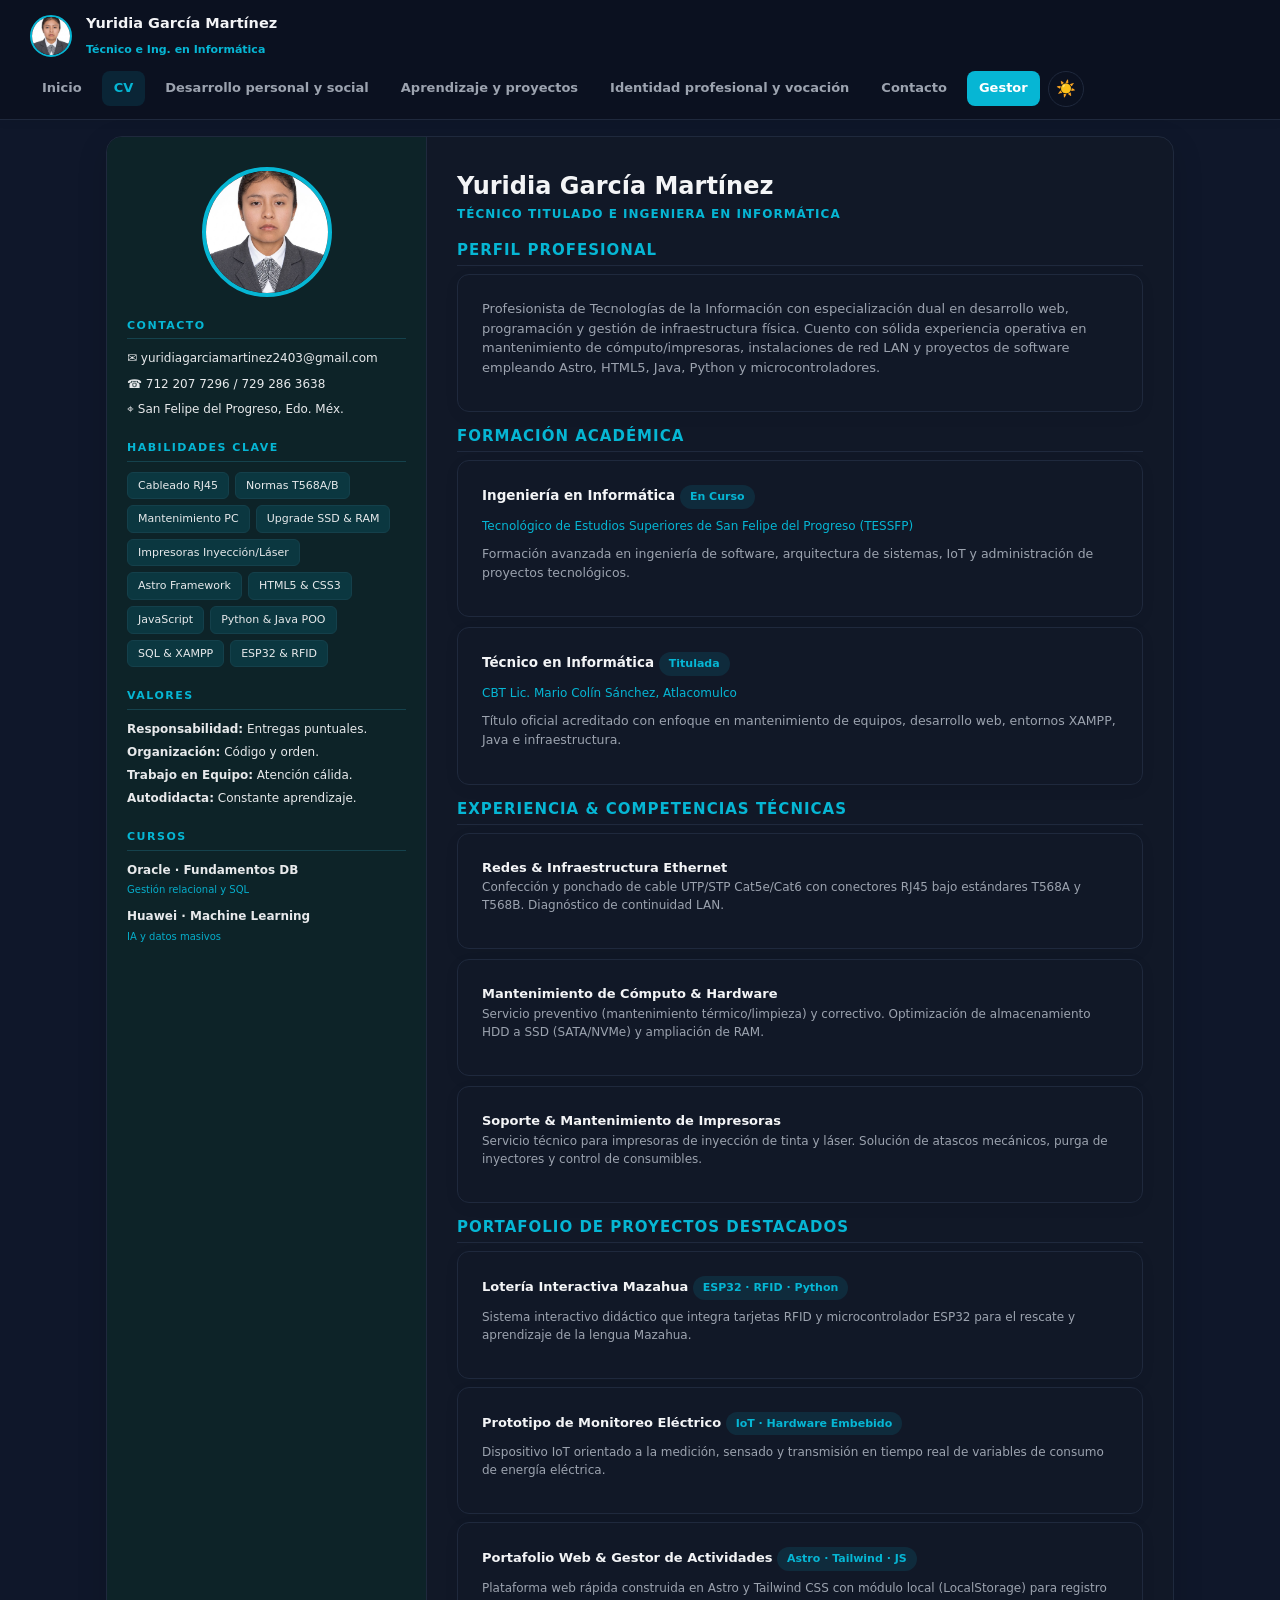
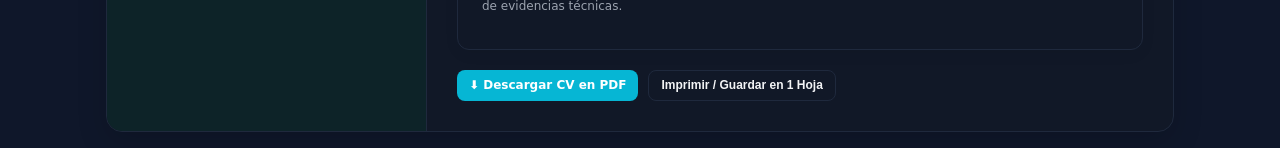
<file: index.html>
<!DOCTYPE html>
<html lang="es">
<head>
  <meta charset="UTF-8">
  <meta name="viewport" content="width=device-width, initial-scale=1.0">
  <title>CV Profesional | Yuridia García Martínez</title>
  <link rel="stylesheet" href="styles.css">
  <style>
    /* --------------------------------------------------
       1. ESTILOS BASE Y RESPONSIVOS (Móvil Primero)
    -------------------------------------------------- */
    * {
      box-sizing: border-box;
      margin: 0;
      padding: 0;
    }

    body {
      font-family: system-ui, -apple-system, sans-serif;
      background: var(--bg-color, #0f172a);
      color: var(--text-main, #f8fafc);
    }

    .content-container {
      width: 100%;
      max-width: 1100px;
      margin: 0 auto;
      padding: 16px;
    }

    /* Layout Principal: 1 Columna en Celulares */
    .cv-infographic {
      display: flex;
      flex-direction: column;
      background: var(--card-bg, #1e293b);
      border: 1px solid var(--card-border, #334155);
      border-radius: 16px;
      overflow: hidden;
      box-shadow: 0 10px 30px rgba(0,0,0,0.15);
    }

    .cv-sidebar {
      background: var(--sidebar-bg, #0f172a);
      border-bottom: 1px solid var(--card-border, #334155);
      padding: 24px 16px;
    }

    .cv-main {
      padding: 24px 16px;
    }

    /* Insignias de habilidades */
    .skills-badges {
      display: flex;
      flex-wrap: wrap;
      gap: 6px;
      margin-top: 8px;
    }

    .skills-badges span {
      background: rgba(6, 182, 212, 0.12);
      border: 1px solid var(--card-border, #334155);
      color: var(--text-main, #f8fafc);
      padding: 4px 10px;
      border-radius: 6px;
      font-size: 11px;
      font-weight: 500;
    }

    .actions {
      display: flex;
      flex-wrap: wrap;
      gap: 10px;
      margin-top: 20px;
    }

    /* --------------------------------------------------
       2. PANTALLAS MEDIANAS Y GRANDES (Tabletas y PC)
    -------------------------------------------------- */
    @media (min-width: 768px) {
      .cv-infographic {
        display: grid;
        grid-template-columns: 280px 1fr; /* Columna fija para barra lateral en tablet */
      }
      .cv-sidebar {
        border-bottom: none;
        border-right: 1px solid var(--card-border, #334155);
        padding: 30px 20px;
      }
      .cv-main {
        padding: 30px;
      }
    }

    @media (min-width: 1024px) {
      .cv-infographic {
        grid-template-columns: 320px 1fr; /* Columna ideal para monitores */
      }
    }

    /* --------------------------------------------------
       3. REGLA EXCLUSIVA DE IMPRESIÓN (Ajuste a 1 Hoja Carta)
    -------------------------------------------------- */
    @media print {
      body {
        background: #ffffff !important;
        color: #000000 !important;
        font-size: 10pt;
      }
      .top-header, .actions, .theme-toggle-btn {
        display: none !important;
      }
      .content-container {
        max-width: 100% !important;
        margin: 0 !important;
        padding: 0 !important;
      }
      .cv-infographic {
        border: none !important;
        box-shadow: none !important;
        border-radius: 0 !important;
        display: grid !important;
        grid-template-columns: 240px 1fr !important;
      }
      .cv-sidebar {
        padding: 12px !important;
        background: #f8fafc !important;
        border-right: 1px solid #cbd5e1 !important;
        border-bottom: none !important;
      }
      .cv-main {
        padding: 12px !important;
      }
      .cv-block {
        margin-bottom: 6px !important;
        padding: 0 !important;
        border: none !important;
        background: transparent !important;
      }
      h1 { font-size: 18px !important; }
      h2 { font-size: 13px !important; margin-top: 8px !important; margin-bottom: 4px !important; border-bottom: 1px solid #ccc; }
      h3 { font-size: 10px !important; margin: 10px 0 4px !important; }
      h4 { font-size: 11px !important; margin-bottom: 2px !important; }
      p, li { font-size: 10px !important; line-height: 1.25 !important; margin-bottom: 3px !important; }
      .badge-tag { font-size: 8.5px !important; padding: 1px 4px !important; }
    }
  </style>
</head>
<body>

  <!-- BARRA SUPERIOR DE NAVEGACIÓN -->
  <header class="top-header">
    <div class="brand-container">
      <img src="yuli.jpg" alt="Yuridia García" class="top-avatar">
      <div class="brand-text">
        <h2>Yuridia García Martínez</h2>
        <span>Técnico e Ing. en Informática</span>
      </div>
    </div>
    
    <nav class="nav-links">
      <a href="index.html">Inicio</a>
      <a href="proyectos-cv.html" class="active">CV</a>
      <a href="desarrollo_personal_y_emocional.html">Desarrollo personal y social</a>
      <a href="aprendizaje_y_proyectos.html">Aprendizaje y proyectos</a>
      <a href="identidad_profesional_y_vocacion.html">Identidad profesional y vocación</a>
      <a href="contacto.html">Contacto</a>
      <a href="gestor.html" class="highlight-btn">Gestor</a>
      <button class="theme-toggle-btn" id="themeToggle" title="Cambiar modo">☀️</button>
    </nav>
  </header>

  <!-- CONTENIDO PRINCIPAL DEL CV (RESPONSIVO) -->
  <main class="content-container">
    <div class="cv-infographic">
      
      <!-- COLUMNA IZQUIERDA / LATERAL -->
      <aside class="cv-sidebar">
        <img src="yuli.jpg" alt="Yuridia García Martínez" class="cv-avatar" style="width: 130px; height: 130px; border-radius: 50%; object-fit: cover; display: block; margin: 0 auto 20px; border: 4px solid var(--primary-color, #06b6d4);">

        <h3 style="font-size: 11px; text-transform: uppercase; letter-spacing: 1.5px; color: var(--primary-color, #06b6d4); border-bottom: 1px solid var(--card-border, #334155); padding-bottom: 4px; margin: 20px 0 10px; font-weight: 700;">Contacto</h3>
        <p style="font-size: 12px; color: var(--text-muted); margin-bottom: 6px;">✉ yuridiagarciamartinez2403@gmail.com</p>
        <p style="font-size: 12px; color: var(--text-muted); margin-bottom: 6px;">☎ 712 207 7296 / 729 286 3638</p>
        <p style="font-size: 12px; color: var(--text-muted); margin-bottom: 6px;">⌖ San Felipe del Progreso, Edo. Méx.</p>

        <h3 style="font-size: 11px; text-transform: uppercase; letter-spacing: 1.5px; color: var(--primary-color, #06b6d4); border-bottom: 1px solid var(--card-border, #334155); padding-bottom: 4px; margin: 20px 0 10px; font-weight: 700;">Habilidades Clave</h3>
        <div class="skills-badges">
          <span>Cableado RJ45</span>
          <span>Normas T568A/B</span>
          <span>Mantenimiento PC</span>
          <span>Upgrade SSD & RAM</span>
          <span>Impresoras Inyección/Láser</span>
          <span>Astro Framework</span>
          <span>HTML5 & CSS3</span>
          <span>JavaScript</span>
          <span>Python & Java POO</span>
          <span>SQL & XAMPP</span>
          <span>ESP32 & RFID</span>
        </div>

        <h3 style="font-size: 11px; text-transform: uppercase; letter-spacing: 1.5px; color: var(--primary-color, #06b6d4); border-bottom: 1px solid var(--card-border, #334155); padding-bottom: 4px; margin: 20px 0 10px; font-weight: 700;">Valores</h3>
        <p style="font-size: 12px; color: var(--text-muted); margin-bottom: 4px;"><b>Responsabilidad:</b> Entregas puntuales.</p>
        <p style="font-size: 12px; color: var(--text-muted); margin-bottom: 4px;"><b>Organización:</b> Código y orden.</p>
        <p style="font-size: 12px; color: var(--text-muted); margin-bottom: 4px;"><b>Trabajo en Equipo:</b> Atención cálida.</p>
        <p style="font-size: 12px; color: var(--text-muted); margin-bottom: 4px;"><b>Autodidacta:</b> Constante aprendizaje.</p>

        <h3 style="font-size: 11px; text-transform: uppercase; letter-spacing: 1.5px; color: var(--primary-color, #06b6d4); border-bottom: 1px solid var(--card-border, #334155); padding-bottom: 4px; margin: 20px 0 10px; font-weight: 700;">Cursos</h3>
        <p style="font-size: 12px; color: var(--text-muted);"><b>Oracle · Fundamentos DB</b><br><small style="color:var(--primary-color, #06b6d4)">Gestión relacional y SQL</small></p>
        <p style="font-size: 12px; color: var(--text-muted); margin-top: 8px;"><b>Huawei · Machine Learning</b><br><small style="color:var(--primary-color, #06b6d4)">IA y datos masivos</small></p>
      </aside>

      <!-- COLUMNA DERECHA / PRINCIPAL -->
      <section class="cv-main">
        <h1 style="font-size: 24px; color: var(--text-main); font-weight: 800;">Yuridia García Martínez</h1>
        <p style="color:var(--primary-color, #06b6d4); font-weight:bold; font-size:12px; letter-spacing:1px; text-transform:uppercase; margin-bottom:14px;">
          Técnico Titulado e Ingeniera en Informática
        </p>

        <h2 style="font-size: 15px; color: var(--primary-color, #06b6d4); border-bottom: 1px solid var(--card-border, #334155); padding-bottom: 3px; margin-bottom: 8px; text-transform: uppercase; letter-spacing: 1px;">Perfil Profesional</h2>
        <div class="cv-block" style="margin-bottom: 12px;">
          <p style="font-size: 13px; color: var(--text-muted); line-height: 1.5;">Profesionista de Tecnologías de la Información con especialización dual en desarrollo web, programación y gestión de infraestructura física. Cuento con sólida experiencia operativa en mantenimiento de cómputo/impresoras, instalaciones de red LAN y proyectos de software empleando Astro, HTML5, Java, Python y microcontroladores.</p>
        </div>

        <h2 style="font-size: 15px; color: var(--primary-color, #06b6d4); border-bottom: 1px solid var(--card-border, #334155); padding-bottom: 3px; margin-bottom: 8px; text-transform: uppercase; letter-spacing: 1px;">Formación Académica</h2>
        <div class="cv-block" style="margin-bottom: 10px;">
          <h4 style="font-size: 13.5px; color: var(--text-main);">Ingeniería en Informática <span class="badge-tag">En Curso</span></h4>
          <p style="color:var(--primary-color, #06b6d4); font-weight:500; font-size:12px;">Tecnológico de Estudios Superiores de San Felipe del Progreso (TESSFP)</p>
          <p style="font-size: 12.5px; color: var(--text-muted);">Formación avanzada en ingeniería de software, arquitectura de sistemas, IoT y administración de proyectos tecnológicos.</p>
        </div>
        <div class="cv-block" style="margin-bottom: 12px;">
          <h4 style="font-size: 13.5px; color: var(--text-main);">Técnico en Informática <span class="badge-tag">Titulada</span></h4>
          <p style="color:var(--primary-color, #06b6d4); font-weight:500; font-size:12px;">CBT Lic. Mario Colín Sánchez, Atlacomulco</p>
          <p style="font-size: 12.5px; color: var(--text-muted);">Título oficial acreditado con enfoque en mantenimiento de equipos, desarrollo web, entornos XAMPP, Java e infraestructura.</p>
        </div>

        <h2 style="font-size: 15px; color: var(--primary-color, #06b6d4); border-bottom: 1px solid var(--card-border, #334155); padding-bottom: 3px; margin-bottom: 8px; text-transform: uppercase; letter-spacing: 1px;">Experiencia & Competencias Técnicas</h2>
        <div class="cv-block" style="margin-bottom: 10px;">
          <h4 style="font-size: 13px; color: var(--text-main);">Redes & Infraestructura Ethernet</h4>
          <p style="font-size: 12px; color: var(--text-muted);">Confección y ponchado de cable UTP/STP Cat5e/Cat6 con conectores RJ45 bajo estándares T568A y T568B. Diagnóstico de continuidad LAN.</p>
        </div>
        <div class="cv-block" style="margin-bottom: 10px;">
          <h4 style="font-size: 13px; color: var(--text-main);">Mantenimiento de Cómputo & Hardware</h4>
          <p style="font-size: 12px; color: var(--text-muted);">Servicio preventivo (mantenimiento térmico/limpieza) y correctivo. Optimización de almacenamiento HDD a SSD (SATA/NVMe) y ampliación de RAM.</p>
        </div>
        <div class="cv-block" style="margin-bottom: 12px;">
          <h4 style="font-size: 13px; color: var(--text-main);">Soporte & Mantenimiento de Impresoras</h4>
          <p style="font-size: 12px; color: var(--text-muted);">Servicio técnico para impresoras de inyección de tinta y láser. Solución de atascos mecánicos, purga de inyectores y control de consumibles.</p>
        </div>

        <h2 style="font-size: 15px; color: var(--primary-color, #06b6d4); border-bottom: 1px solid var(--card-border, #334155); padding-bottom: 3px; margin-bottom: 8px; text-transform: uppercase; letter-spacing: 1px;">Portafolio de Proyectos Destacados</h2>
        <div class="cv-block" style="margin-bottom: 8px;">
          <h4 style="font-size: 13px; color: var(--text-main);">Lotería Interactiva Mazahua <span class="badge-tag">ESP32 · RFID · Python</span></h4>
          <p style="font-size: 12px; color: var(--text-muted);">Sistema interactivo didáctico que integra tarjetas RFID y microcontrolador ESP32 para el rescate y aprendizaje de la lengua Mazahua.</p>
        </div>
        <div class="cv-block" style="margin-bottom: 8px;">
          <h4 style="font-size: 13px; color: var(--text-main);">Prototipo de Monitoreo Eléctrico <span class="badge-tag">IoT · Hardware Embebido</span></h4>
          <p style="font-size: 12px; color: var(--text-muted);">Dispositivo IoT orientado a la medición, sensado y transmisión en tiempo real de variables de consumo de energía eléctrica.</p>
        </div>
        <div class="cv-block" style="margin-bottom: 10px;">
          <h4 style="font-size: 13px; color: var(--text-main);">Portafolio Web & Gestor de Actividades <span class="badge-tag">Astro · Tailwind · JS</span></h4>
          <p style="font-size: 12px; color: var(--text-muted);">Plataforma web rápida construida en Astro y Tailwind CSS con módulo local (LocalStorage) para registro de evidencias técnicas.</p>
        </div>

        <!-- Botones de Acción -->
        <div class="actions">
          <a class="btn" download href="CV_Yuridia_Garcia_Martinez.pdf" style="padding: 6px 12px; font-size: 12px; text-decoration:none;">⬇ Descargar CV en PDF</a>
          <button class="btn secondary" onclick="window.print()" style="padding: 6px 12px; font-size: 12px; cursor:pointer;">Imprimir / Guardar en 1 Hoja</button>
        </div>
      </section>

    </div>
  </main>

  <!-- SCRIPT GLOBAL PARA PERSISTENCIA DE TEMA -->
  <script>
    const savedTheme = localStorage.getItem('yuridia_theme');
    const btn = document.getElementById('themeToggle');
    
    if (savedTheme === 'light') {
      document.body.classList.add('light-mode');
      if (btn) btn.textContent = '🌙';
    } else {
      if (btn) btn.textContent = '☀️';
    }

    if (btn) {
      btn.addEventListener('click', () => {
        document.body.classList.toggle('light-mode');
        let isLight = document.body.classList.contains('light-mode');
        btn.textContent = isLight ? '🌙' : '☀️';
        localStorage.setItem('yuridia_theme', isLight ? 'light' : 'dark');
      });
    }
  </script>

</body>
</html>
</file>
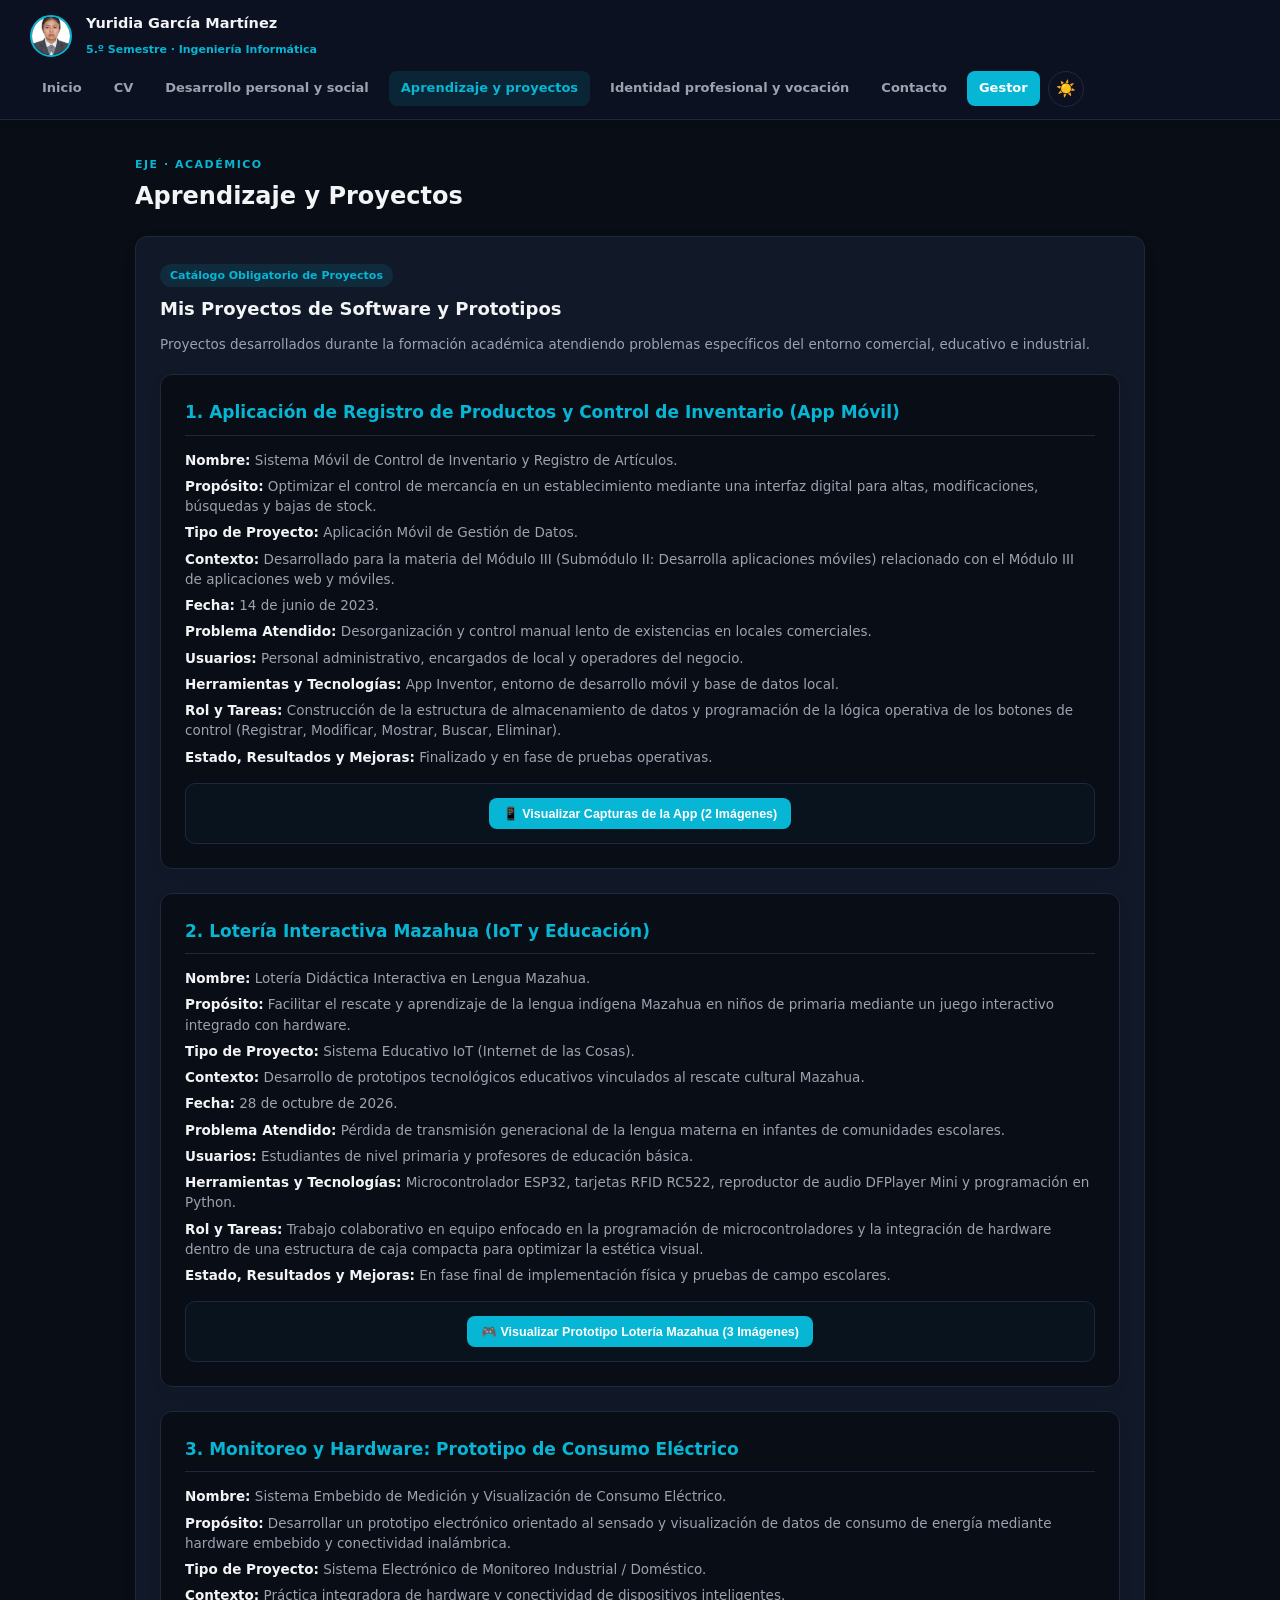
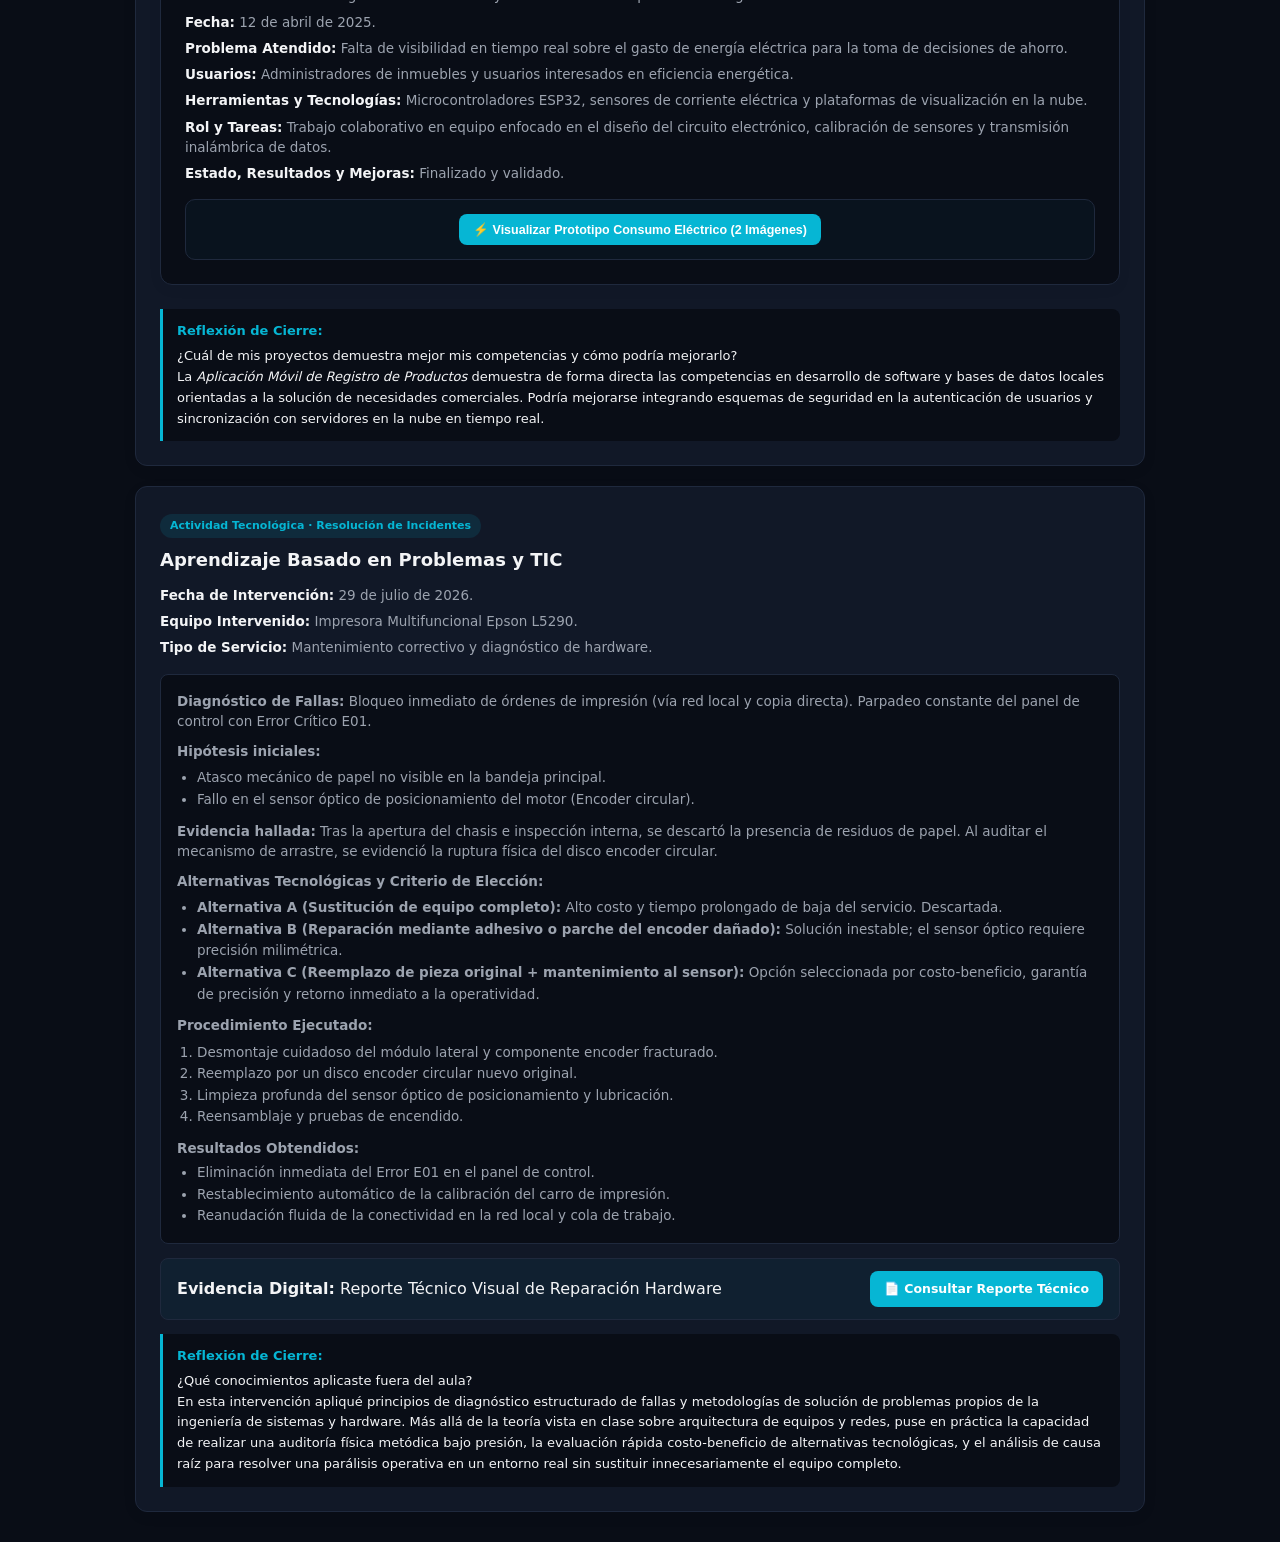
<file: aprendizaje_y_proyectos.html>
<!DOCTYPE html>
<html lang="es">
<head>
  <meta charset="UTF-8">
  <meta name="viewport" content="width=device-width, initial-scale=1.0">
  <title>Aprendizaje y Proyectos | Yuridia García</title>
  <link rel="stylesheet" href="styles.css">
  <style>
    .project-card-full {
      background: var(--bg-dark);
      border: 1px solid var(--card-border);
      border-radius: 12px;
      padding: 24px;
      margin-bottom: 24px;
      box-shadow: 0 4px 15px rgba(0,0,0,0.04);
    }
    .project-card-full h4 { 
      color: var(--primary-color); 
      font-size: 17px; 
      margin-bottom: 14px; 
      font-weight: 700;
      border-bottom: 1px solid var(--card-border);
      padding-bottom: 8px;
    }
    .project-info-list {
      list-style: none;
      padding: 0;
      margin: 0 0 16px 0;
    }
    .project-info-list li {
      font-size: 13.5px;
      color: var(--text-muted);
      margin-bottom: 6px;
      line-height: 1.5;
    }
    .project-info-list li b {
      color: var(--text-main);
    }
    /* Contenedor de imágenes múltiples con gran formato visual */
    .images-grid-container {
      display: grid;
      grid-template-columns: repeat(auto-fit, minmax(260px, 1fr));
      gap: 20px;
      margin-top: 16px;
      display: none; /* Oculto hasta hacer clic en el botón de visualizar */
    }
    .project-img-item {
      background: rgba(6, 182, 212, 0.04);
      border: 1px solid var(--card-border);
      border-radius: 10px;
      padding: 14px;
      text-align: center;
    }
    .project-img-item img {
      width: auto;
      max-width: 100%;
      height: auto;
      max-height: 420px;
      object-fit: contain;
      border-radius: 8px;
      border: 1px solid var(--card-border);
      box-shadow: 0 4px 15px rgba(0,0,0,0.15);
      margin: 0 auto;
      display: block;
    }
    .project-img-item span {
      font-size: 12px;
      color: var(--primary-color);
      font-weight: 700;
      display: block;
      margin-top: 8px;
      letter-spacing: 0.5px;
    }
  </style>
</head>
<body>

  <header class="top-header">
    <div class="brand-container">
      <img src="yuli.jpg" alt="Yuridia García" class="top-avatar">
      <div class="brand-text">
        <h2>Yuridia García Martínez</h2>
        <span>5.º Semestre · Ingeniería Informática</span>
      </div>
    </div>
    
    <nav class="nav-links">
      <a href="index.html">Inicio</a>
      <a href="proyectos-cv.html">CV</a>
      <a href="desarrollo_personal_y_emocional.html">Desarrollo personal y social</a>
      <a href="aprendizaje_y_proyectos.html" class="active">Aprendizaje y proyectos</a>
      <a href="identidad_profesional_y_vocacion.html">Identidad profesional y vocación</a>
      <a href="contacto.html">Contacto</a>
      <a href="gestor.html" class="highlight-btn">Gestor</a>
      <button class="theme-toggle-btn" id="themeToggle" title="Cambiar modo">☀️</button>
    </nav>
  </header>

  <main class="content-container">
    <div style="margin-bottom: 20px;">
      <span style="color: var(--primary-color); font-weight: 700; font-size: 11px; letter-spacing: 1.5px; text-transform: uppercase;">Eje · Académico</span>
      <h1 style="font-size: 24px; color: var(--text-main); margin-top: 2px;">Aprendizaje y Proyectos</h1>
    </div>

    <!-- ACTIVIDAD 1: MIS PROYECTOS DE SOFTWARE Y PROTOTIPOS -->
    <div class="cv-block">
      <span class="badge-tag">Catálogo Obligatorio de Proyectos</span>
      <h3>Mis Proyectos de Software y Prototipos</h3>
      <p style="margin-bottom: 20px;">Proyectos desarrollados durante la formación académica atendiendo problemas específicos del entorno comercial, educativo e industrial.</p>

      <!-- PROYECTO 1: APP MÓVIL (Inventario) -->
      <div class="project-card-full">
        <h4>1. Aplicación de Registro de Productos y Control de Inventario (App Móvil)</h4>
        
        <ul class="project-info-list">
          <li><b>Nombre:</b> Sistema Móvil de Control de Inventario y Registro de Artículos.</li>
          <li><b>Propósito:</b> Optimizar el control de mercancía en un establecimiento mediante una interfaz digital para altas, modificaciones, búsquedas y bajas de stock.</li>
          <li><b>Tipo de Proyecto:</b> Aplicación Móvil de Gestión de Datos.</li>
          <li><b>Contexto:</b> Desarrollado para la materia del Módulo III (Submódulo II: Desarrolla aplicaciones móviles) relacionado con el Módulo III de aplicaciones web y móviles.</li>
          <li><b>Fecha:</b> 14 de junio de 2023.</li>
          <li><b>Problema Atendido:</b> Desorganización y control manual lento de existencias en locales comerciales.</li>
          <li><b>Usuarios:</b> Personal administrativo, encargados de local y operadores del negocio.</li>
          <li><b>Herramientas y Tecnologías:</b> App Inventor, entorno de desarrollo móvil y base de datos local.</li>
          <li><b>Rol y Tareas:</b> Construcción de la estructura de almacenamiento de datos y programación de la lógica operativa de los botones de control (Registrar, Modificar, Mostrar, Buscar, Eliminar).</li>
          <li><b>Estado, Resultados y Mejoras:</b> Finalizado y en fase de pruebas operativas.</li>
        </ul>

        <div style="text-align: center; margin-top: 14px; background: rgba(6, 182, 212, 0.04); border: 1px solid var(--card-border); border-radius: 10px; padding: 14px;">
          <button class="btn" id="btnAppImgs" onclick="toggleImages('appImagesContainer', 'btnAppImgs', '📱 Visualizar Capturas de la App (2 Imágenes)')">📱 Visualizar Capturas de la App (2 Imágenes)</button>
          
          <div class="images-grid-container" id="appImagesContainer" style="grid-template-columns: repeat(2, 1fr);">
            <div class="project-img-item">
              <img src="app.jpg" alt="Pantalla Principal de Registro">
              <span>Panel Principal / Registro</span>
            </div>
            <div class="project-img-item">
              <img src="consulta.jpg" alt="Pantalla de Visualización para Empleados">
              <span>Vista de Consulta / Empleados</span>
            </div>
          </div>
        </div>
      </div>

      <!-- PROYECTO 2: LOTERÍA MAZAHUA (IoT) -->
      <div class="project-card-full">
        <h4>2. Lotería Interactiva Mazahua (IoT y Educación)</h4>
        
        <ul class="project-info-list">
          <li><b>Nombre:</b> Lotería Didáctica Interactiva en Lengua Mazahua.</li>
          <li><b>Propósito:</b> Facilitar el rescate y aprendizaje de la lengua indígena Mazahua en niños de primaria mediante un juego interactivo integrado con hardware.</li>
          <li><b>Tipo de Proyecto:</b> Sistema Educativo IoT (Internet de las Cosas).</li>
          <li><b>Contexto:</b> Desarrollo de prototipos tecnológicos educativos vinculados al rescate cultural Mazahua.</li>
          <li><b>Fecha:</b> 28 de octubre de 2026.</li>
          <li><b>Problema Atendido:</b> Pérdida de transmisión generacional de la lengua materna en infantes de comunidades escolares.</li>
          <li><b>Usuarios:</b> Estudiantes de nivel primaria y profesores de educación básica.</li>
          <li><b>Herramientas y Tecnologías:</b> Microcontrolador ESP32, tarjetas RFID RC522, reproductor de audio DFPlayer Mini y programación en Python.</li>
          <li><b>Rol y Tareas:</b> Trabajo colaborativo en equipo enfocado en la programación de microcontroladores y la integración de hardware dentro de una estructura de caja compacta para optimizar la estética visual.</li>
          <li><b>Estado, Resultados y Mejoras:</b> En fase final de implementación física y pruebas de campo escolares.</li>
        </ul>

        <div style="text-align: center; margin-top: 14px; background: rgba(6, 182, 212, 0.04); border: 1px solid var(--card-border); border-radius: 10px; padding: 14px;">
          <button class="btn" id="btnLoteriaImgs" onclick="toggleImages('loteriaImagesContainer', 'btnLoteriaImgs', '🎮 Visualizar Prototipo Lotería Mazahua (3 Imágenes)')">🎮 Visualizar Prototipo Lotería Mazahua (3 Imágenes)</button>
          
          <div class="images-grid-container" id="loteriaImagesContainer" style="grid-template-columns: repeat(3, 1fr);">
            <div class="project-img-item">
              <img src="Interfaz.jpg" alt="Software y Hardware">
              <span>Interfaz y Software</span>
            </div>
            <div class="project-img-item">
              <img src="Loteria.jpg" alt="Tarjetas Didácticas">
              <span>Tarjetas Didácticas</span>
            </div>
            <div class="project-img-item">
              <img src="caja.jpg" alt="Estructura en Caja">
              <span>Estructura en Caja y Hardware ESP32 / RFID</span>
            </div>
          </div>
        </div>
      </div>

      <!-- PROYECTO 3: MONITOREO ELÉCTRICO -->
      <div class="project-card-full">
        <h4>3. Monitoreo y Hardware: Prototipo de Consumo Eléctrico</h4>
        
        <ul class="project-info-list">
          <li><b>Nombre:</b> Sistema Embebido de Medición y Visualización de Consumo Eléctrico.</li>
          <li><b>Propósito:</b> Desarrollar un prototipo electrónico orientado al sensado y visualización de datos de consumo de energía mediante hardware embebido y conectividad inalámbrica.</li>
          <li><b>Tipo de Proyecto:</b> Sistema Electrónico de Monitoreo Industrial / Doméstico.</li>
          <li><b>Contexto:</b> Práctica integradora de hardware y conectividad de dispositivos inteligentes.</li>
          <li><b>Fecha:</b> 12 de abril de 2025.</li>
          <li><b>Problema Atendido:</b> Falta de visibilidad en tiempo real sobre el gasto de energía eléctrica para la toma de decisiones de ahorro.</li>
          <li><b>Usuarios:</b> Administradores de inmuebles y usuarios interesados en eficiencia energética.</li>
          <li><b>Herramientas y Tecnologías:</b> Microcontroladores ESP32, sensores de corriente eléctrica y plataformas de visualización en la nube.</li>
          <li><b>Rol y Tareas:</b> Trabajo colaborativo en equipo enfocado en el diseño del circuito electrónico, calibración de sensores y transmisión inalámbrica de datos.</li>
          <li><b>Estado, Resultados y Mejoras:</b> Finalizado y validado.</li>
        </ul>

        <div style="text-align: center; margin-top: 14px; background: rgba(6, 182, 212, 0.04); border: 1px solid var(--card-border); border-radius: 10px; padding: 14px;">
          <button class="btn" id="btnElecImgs" onclick="toggleImages('elecImagesContainer', 'btnElecImgs', '⚡ Visualizar Prototipo Consumo Eléctrico (2 Imágenes)')">⚡ Visualizar Prototipo Consumo Eléctrico (2 Imágenes)</button>
          
          <div class="images-grid-container" id="elecImagesContainer" style="grid-template-columns: repeat(2, 1fr);">
            <div class="project-img-item">
              <img src="cajasensor.jpg" alt="Circuito y Sensores">
              <span>Circuito y Sensores</span>
            </div>
            <div class="project-img-item">
              <img src="sensor.jpg" alt="Visualización de Datos">
              <span>Visualización de Consumo</span>
            </div>
          </div>
        </div>
      </div>

      <div class="reflection-box">
        <strong style="color: var(--primary-color); display: block; margin-bottom: 4px;">Reflexión de Cierre:</strong>
        ¿Cuál de mis proyectos demuestra mejor mis competencias y cómo podría mejorarlo? <br>
        La <i>Aplicación Móvil de Registro de Productos</i> demuestra de forma directa las competencias en desarrollo de software y bases de datos locales orientadas a la solución de necesidades comerciales. Podría mejorarse integrando esquemas de seguridad en la autenticación de usuarios y sincronización con servidores en la nube en tiempo real.
      </div>
    </div>

    <!-- ACTIVIDAD 2: APRENDIZAJE BASADO EN PROBLEMAS Y TIC (REPORTE TÉCNICO EPSON L5290) -->
    <div class="cv-block">
      <span class="badge-tag">Actividad Tecnológica · Resolución de Incidentes</span>
      <h3>Aprendizaje Basado en Problemas y TIC</h3>
      
      <ul class="project-info-list" style="margin-top: 10px;">
        <li><b>Fecha de Intervención:</b> 29 de julio de 2026.</li>
        <li><b>Equipo Intervenido:</b> Impresora Multifuncional Epson L5290.</li>
        <li><b>Tipo de Servicio:</b> Mantenimiento correctivo y diagnóstico de hardware.</li>
      </ul>

      <div style="background: var(--bg-dark); padding: 16px; border-radius: 8px; font-size: 13.5px; margin: 12px 0; border: 1px solid var(--card-border);">
        <p style="margin-bottom: 10px;"><b>Diagnóstico de Fallas:</b> Bloqueo inmediato de órdenes de impresión (vía red local y copia directa). Parpadeo constante del panel de control con Error Crítico E01.</p>
        
        <p style="margin-bottom: 6px;"><b>Hipótesis iniciales:</b></p>
        <ul style="margin: 0 0 10px 20px; color: var(--text-muted);">
          <li>Atasco mecánico de papel no visible en la bandeja principal.</li>
          <li>Fallo en el sensor óptico de posicionamiento del motor (Encoder circular).</li>
        </ul>

        <p style="margin-bottom: 10px;"><b>Evidencia hallada:</b> Tras la apertura del chasis e inspección interna, se descartó la presencia de residuos de papel. Al auditar el mecanismo de arrastre, se evidenció la ruptura física del disco encoder circular.</p>

        <p style="margin-bottom: 6px;"><b>Alternativas Tecnológicas y Criterio de Elección:</b></p>
        <ul style="margin: 0 0 10px 20px; color: var(--text-muted);">
          <li><b>Alternativa A (Sustitución de equipo completo):</b> Alto costo y tiempo prolongado de baja del servicio. Descartada.</li>
          <li><b>Alternativa B (Reparación mediante adhesivo o parche del encoder dañado):</b> Solución inestable; el sensor óptico requiere precisión milimétrica.</li>
          <li><b>Alternativa C (Reemplazo de pieza original + mantenimiento al sensor):</b> Opción seleccionada por costo-beneficio, garantía de precisión y retorno inmediato a la operatividad.</li>
        </ul>

        <p style="margin-bottom: 6px;"><b>Procedimiento Ejecutado:</b></p>
        <ol style="margin: 0 0 10px 20px; color: var(--text-muted);">
          <li>Desmontaje cuidadoso del módulo lateral y componente encoder fracturado.</li>
          <li>Reemplazo por un disco encoder circular nuevo original.</li>
          <li>Limpieza profunda del sensor óptico de posicionamiento y lubricación.</li>
          <li>Reensamblaje y pruebas de encendido.</li>
        </ol>

        <p style="margin-bottom: 4px;"><b>Resultados Obtendidos:</b></p>
        <ul style="margin: 0 0 0 20px; color: var(--text-muted);">
          <li>Eliminación inmediata del Error E01 en el panel de control.</li>
          <li>Restablecimiento automático de la calibración del carro de impresión.</li>
          <li>Reanudación fluida de la conectividad en la red local y cola de trabajo.</li>
        </ul>
      </div>

      <div class="evidence-box">
        <span><b>Evidencia Digital:</b> Reporte Técnico Visual de Reparación Hardware</span>
        <a href="evidencia_tic.pdf" target="_blank" class="btn">📄 Consultar Reporte Técnico</a>
      </div>

      <div class="reflection-box">
        <strong style="color: var(--primary-color); display: block; margin-bottom: 4px;">Reflexión de Cierre:</strong>
        ¿Qué conocimientos aplicaste fuera del aula? <br>
        En esta intervención apliqué principios de diagnóstico estructurado de fallas y metodologías de solución de problemas propios de la ingeniería de sistemas y hardware. Más allá de la teoría vista en clase sobre arquitectura de equipos y redes, puse en práctica la capacidad de realizar una auditoría física metódica bajo presión, la evaluación rápida costo-beneficio de alternativas tecnológicas, y el análisis de causa raíz para resolver una parálisis operativa en un entorno real sin sustituir innecesariamente el equipo completo.
      </div>
    </div>
  </main>

  <!-- Script para alternar la visualización de las galerías de imágenes -->
  <script>
    function toggleImages(containerId, btnId, defaultText) {
      const container = document.getElementById(containerId);
      const btn = document.getElementById(btnId);
      if (container.style.display === 'grid') {
        container.style.display = 'none';
        btn.textContent = defaultText;
      } else {
        container.style.display = 'grid';
        btn.textContent = 'Ocultar Imágenes';
      }
    }

    const savedTheme = localStorage.getItem('yuridia_theme');
    const btn = document.getElementById('themeToggle');
    if (savedTheme === 'light') { document.body.classList.add('light-mode'); btn.textContent = '🌙'; }
    btn.addEventListener('click', () => {
      document.body.classList.toggle('light-mode');
      let isLight = document.body.classList.contains('light-mode');
      btn.textContent = isLight ? '🌙' : '☀️';
      localStorage.setItem('yuridia_theme', isLight ? 'light' : 'dark');
    });
  </script>
</body>
</html>
</file>
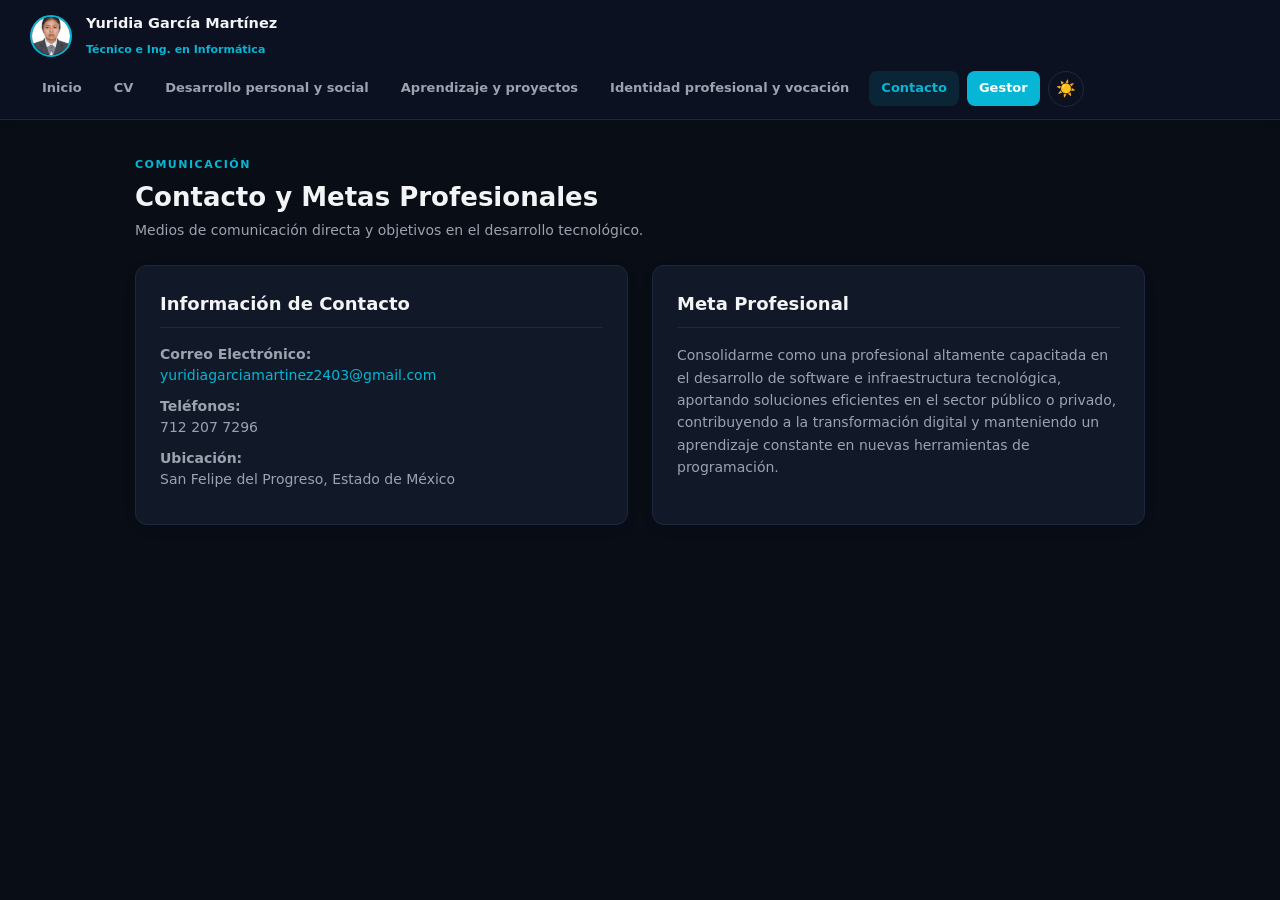
<file: contacto.html>
<!DOCTYPE html>
<html lang="es">
<head>
  <meta charset="UTF-8">
  <meta name="viewport" content="width=device-width, initial-scale=1.0">
  <title>Contacto | Yuridia García Martínez</title>
  <link rel="stylesheet" href="styles.css">
</head>
<body>

  <!-- BARRA SUPERIOR DE NAVEGACIÓN -->
  <header class="top-header">
    <div class="brand-container">
      <img src="yuli.jpg" alt="Yuridia García" class="top-avatar">
      <div class="brand-text">
        <h2>Yuridia García Martínez</h2>
        <span>Técnico e Ing. en Informática</span>
      </div>
    </div>
    
    <nav class="nav-links">
      <a href="index.html">Inicio</a>
      <a href="proyectos-cv.html">CV</a>
      <a href="desarrollo_personal_y_emocional.html">Desarrollo personal y social</a>
      <a href="aprendizaje_y_proyectos.html">Aprendizaje y proyectos</a>
      <a href="identidad_profesional_y_vocacion.html">Identidad profesional y vocación</a>
      <!-- Añadida la clase active para que el botón de Contacto se ilumine al estar en esta página -->
      <a href="contacto.html" class="active">Contacto</a>
      <a href="gestor.html" class="highlight-btn">Gestor</a>
      <button class="theme-toggle-btn" id="themeToggle" title="Cambiar modo">☀️</button>
    </nav>
  </header>

  <!-- CONTENIDO PRINCIPAL DE CONTACTO -->
  <main class="content-container">
    <div style="margin-bottom: 24px;">
      <span style="color: var(--primary-color); font-weight: 700; font-size: 11px; letter-spacing: 1.5px; text-transform: uppercase;">Comunicación</span>
      <h1 style="font-size: 26px; color: var(--text-main); margin-top: 2px;">Contacto y Metas Profesionales</h1>
      <p style="color: var(--text-muted); font-size: 14px;">Medios de comunicación directa y objetivos en el desarrollo tecnológico.</p>
    </div>

    <div style="display: grid; grid-template-columns: 1fr 1fr; gap: 24px;">
      <div class="cv-block" style="background: var(--card-bg); padding: 24px;">
        <h3 style="font-size: 18px; color: var(--text-main); margin-bottom: 16px; border-bottom: 1px solid var(--card-border); padding-bottom: 8px;">Información de Contacto</h3>
        <p style="margin-bottom: 10px; font-size: 14px;"><b>Correo Electrónico:</b><br><span style="color: var(--primary-color);">yuridiagarciamartinez2403@gmail.com</span></p>
        <p style="margin-bottom: 10px; font-size: 14px;"><b>Teléfonos:</b><br>712 207 7296</p>
        <p style="font-size: 14px;"><b>Ubicación:</b><br>San Felipe del Progreso, Estado de México</p>
      </div>

      <div class="cv-block" style="background: var(--card-bg); padding: 24px;">
        <h3 style="font-size: 18px; color: var(--text-main); margin-bottom: 16px; border-bottom: 1px solid var(--card-border); padding-bottom: 8px;">Meta Profesional</h3>
        <p style="font-size: 14px; color: var(--text-muted); line-height: 1.6;">Consolidarme como una profesional altamente capacitada en el desarrollo de software e infraestructura tecnológica, aportando soluciones eficientes en el sector público o privado, contribuyendo a la transformación digital y manteniendo un aprendizaje constante en nuevas herramientas de programación.</p>
      </div>
    </div>
  </main>

  <!-- SCRIPT GLOBAL PARA PERSISTENCIA DE TEMA (DÍA / NOCHE) -->
  <script>
    const savedTheme = localStorage.getItem('yuridia_theme');
    const btn = document.getElementById('themeToggle');
    if (savedTheme === 'light') { document.body.classList.add('light-mode'); btn.textContent = '🌙'; }
    btn.addEventListener('click', () => {
      document.body.classList.toggle('light-mode');
      let isLight = document.body.classList.contains('light-mode');
      btn.textContent = isLight ? '🌙' : '☀️';
      localStorage.setItem('yuridia_theme', isLight ? 'light' : 'dark');
    });
  </script>

</body>
</html>
</file>
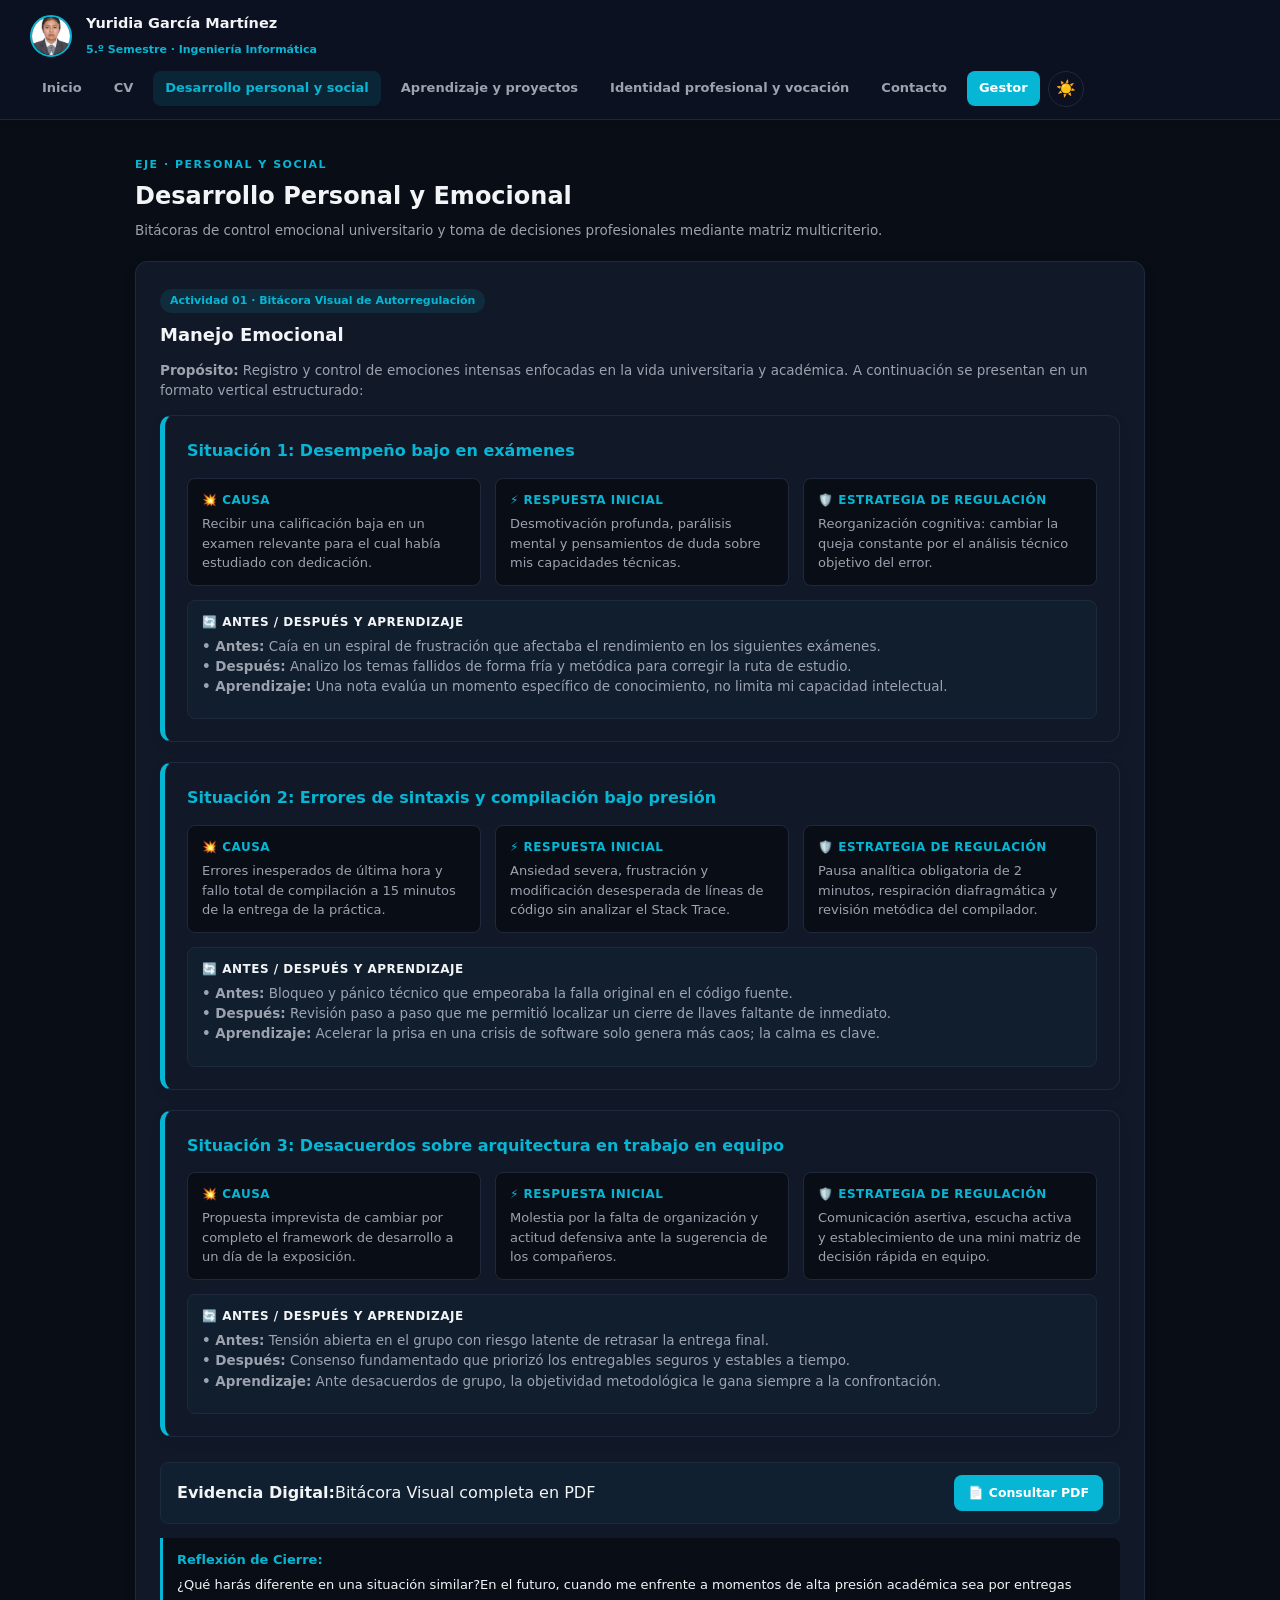
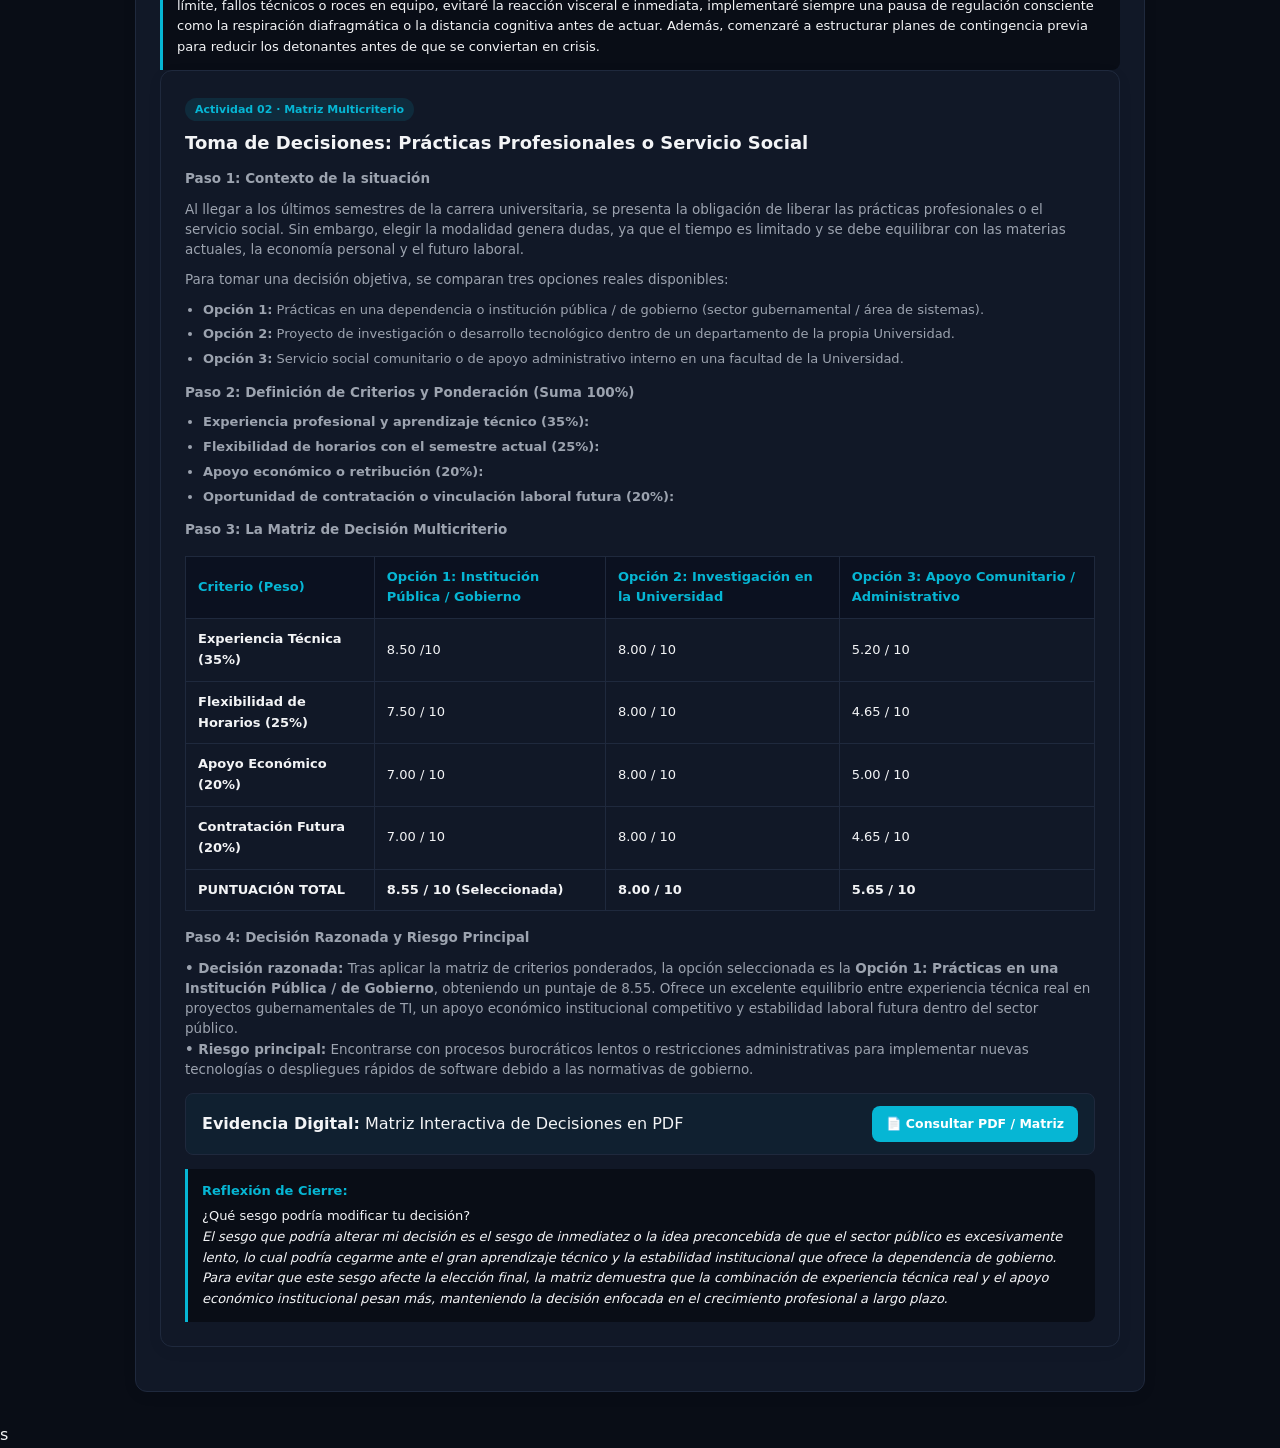
<file: desarrollo_personal_y_emocional.html>
<!DOCTYPE html>
<html lang="es">
<head>
  <meta charset="UTF-8">
  <meta name="viewport" content="width=device-width, initial-scale=1.0">
  <title>Desarrollo Personal y Social | Yuridia García</title>
  <link rel="stylesheet" href="styles.css">
  <style>
    /* Estilos modernos específicos para las tarjetas verticales de la Bitácora */
    .bitacora-container {
      display: flex;
      flex-direction: column;
      gap: 20px;
      margin: 15px 0 25px 0;
    }

    .bitacora-card {
      background: var(--card-bg);
      border: 1px solid var(--card-border);
      border-left: 5px solid var(--primary-color);
      border-radius: 12px;
      padding: 22px;
      box-shadow: 0 4px 15px rgba(0,0,0,0.04);
      transition: transform 0.2s ease, box-shadow 0.2s ease;
    }

    .bitacora-card:hover {
      transform: translateY(-2px);
      box-shadow: 0 6px 20px rgba(6, 182, 212, 0.15);
    }

    .bitacora-card h4 {
      color: var(--primary-color);
      font-size: 16px;
      margin-bottom: 14px;
      font-weight: 700;
      display: flex;
      align-items: center;
      gap: 8px;
    }

    .bitacora-grid {
      display: grid;
      grid-template-columns: repeat(auto-fit, minmax(220px, 1fr));
      gap: 14px;
      margin-bottom: 14px;
    }

    .bitacora-item {
      background: var(--bg-dark);
      border: 1px solid var(--card-border);
      border-radius: 8px;
      padding: 12px 14px;
    }

    .bitacora-item strong {
      display: block;
      font-size: 12px;
      text-transform: uppercase;
      letter-spacing: 0.5px;
      color: var(--primary-color);
      margin-bottom: 4px;
    }

    .bitacora-item p {
      font-size: 13px;
      margin: 0;
      color: var(--text-muted);
    }

    .bitacora-footer {
      background: rgba(6, 182, 212, 0.04);
      border: 1px solid var(--card-border);
      border-radius: 8px;
      padding: 12px 14px;
      font-size: 13px;
    }

    .bitacora-footer strong {
      color: var(--text-main);
      display: block;
      margin-bottom: 4px;
      font-size: 12px;
      text-transform: uppercase;
      letter-spacing: 0.5px;
    }

    /* Estilos para la tabla de la matriz multicriterio */
    .matrix-table {
      width: 100%;
      border-collapse: collapse;
      margin: 16px 0;
      font-size: 13px;
    }

    .matrix-table th, .matrix-table td {
      border: 1px solid var(--card-border);
      padding: 10px 12px;
      text-align: left;
    }

    .matrix-table th {
      background: var(--header-bg);
      color: var(--primary-color);
      font-weight: 700;
    }

    body.light-mode .bitacora-item {
      background: #f8fafc;
    }
  </style>
</head>
<body>

  <header class="top-header">
    <div class="brand-container">
      <img src="yuli.jpg" alt="Yuridia García" class="top-avatar">
      <div class="brand-text">
        <h2>Yuridia García Martínez</h2>
        <span>5.º Semestre · Ingeniería Informática</span>
      </div>
    </div>
    
    <nav class="nav-links">
      <a href="index.html">Inicio</a>
      <a href="proyectos-cv.html">CV</a>
      <a href="desarrollo_personal_y_emocional.html" class="active">Desarrollo personal y social</a>
      <a href="aprendizaje_y_proyectos.html">Aprendizaje y proyectos</a>
      <a href="identidad_profesional_y_vocacion.html">Identidad profesional y vocación</a>
      <a href="contacto.html">Contacto</a>
      <a href="gestor.html" class="highlight-btn">Gestor</a>
      <button class="theme-toggle-btn" id="themeToggle" title="Cambiar modo">☀️</button>
    </nav>
  </header>

  <main class="content-container">
    <div style="margin-bottom: 20px;">
      <span style="color: var(--primary-color); font-weight: 700; font-size: 11px; letter-spacing: 1.5px; text-transform: uppercase;">Eje · Personal y Social</span>
      <h1 style="font-size: 24px; color: var(--text-main); margin-top: 2px;">Desarrollo Personal y Emocional</h1>
      <p style="font-size: 13.5px; color: var(--text-muted); margin-top: 4px;">Bitácoras de control emocional universitario y toma de decisiones profesionales mediante matriz multicriterio.</p>
    </div>

    <!-- ACTIVIDAD 1: MANEJO EMOCIONAL Y BITÁCORA VISUAL VERTICAL -->
    <div class="cv-block">
      <span class="badge-tag">Actividad 01 · Bitácora Visual de Autorregulación</span>
      <h3>Manejo Emocional</h3>
      <p><b>Propósito:</b> Registro y control de emociones intensas enfocadas en la vida universitaria y académica. A continuación se presentan en un formato vertical estructurado:</p>

      <div class="bitacora-container">
        
        <!-- Tarjeta Vertical 1 -->
        <div class="bitacora-card">
          <h4>Situación 1: Desempeño bajo en exámenes</h4>
          <div class="bitacora-grid">
            <div class="bitacora-item">
              <strong>💥 Causa</strong>
              <p>Recibir una calificación baja en un examen relevante para el cual había estudiado con dedicación.</p>
            </div>
            <div class="bitacora-item">
              <strong>⚡ Respuesta Inicial</strong>
              <p>Desmotivación profunda, parálisis mental y pensamientos de duda sobre mis capacidades técnicas.</p>
            </div>
            <div class="bitacora-item">
              <strong>🛡️ Estrategia de Regulación</strong>
              <p>Reorganización cognitiva: cambiar la queja constante por el análisis técnico objetivo del error.</p>
            </div>
          </div>
          <div class="bitacora-footer">
            <strong>🔄 Antes / Después y Aprendizaje</strong>
            <p><b>• Antes:</b> Caía en un espiral de frustración que afectaba el rendimiento en los siguientes exámenes.<br><b>• Después:</b> Analizo los temas fallidos de forma fría y metódica para corregir la ruta de estudio.<br><b>• Aprendizaje:</b> Una nota evalúa un momento específico de conocimiento, no limita mi capacidad intelectual.</p>
          </div>
        </div>

        <!-- Tarjeta Vertical 2 -->
        <div class="bitacora-card">
          <h4>Situación 2: Errores de sintaxis y compilación bajo presión</h4>
          <div class="bitacora-grid">
            <div class="bitacora-item">
              <strong>💥 Causa</strong>
              <p>Errores inesperados de última hora y fallo total de compilación a 15 minutos de la entrega de la práctica.</p>
            </div>
            <div class="bitacora-item">
              <strong>⚡ Respuesta Inicial</strong>
              <p>Ansiedad severa, frustración y modificación desesperada de líneas de código sin analizar el Stack Trace.</p>
            </div>
            <div class="bitacora-item">
              <strong>🛡️ Estrategia de Regulación</strong>
              <p>Pausa analítica obligatoria de 2 minutos, respiración diafragmática y revisión metódica del compilador.</p>
            </div>
          </div>
          <div class="bitacora-footer">
            <strong>🔄 Antes / Después y Aprendizaje</strong>
            <p><b>• Antes:</b> Bloqueo y pánico técnico que empeoraba la falla original en el código fuente.<br><b>• Después:</b> Revisión paso a paso que me permitió localizar un cierre de llaves faltante de inmediato.<br><b>• Aprendizaje:</b> Acelerar la prisa en una crisis de software solo genera más caos; la calma es clave.</p>
          </div>
        </div>

        <!-- Tarjeta Vertical 3 -->
        <div class="bitacora-card">
          <h4>Situación 3: Desacuerdos sobre arquitectura en trabajo en equipo</h4>
          <div class="bitacora-grid">
            <div class="bitacora-item">
              <strong>💥 Causa</strong>
              <p>Propuesta imprevista de cambiar por completo el framework de desarrollo a un día de la exposición.</p>
            </div>
            <div class="bitacora-item">
              <strong>⚡ Respuesta Inicial</strong>
              <p>Molestia por la falta de organización y actitud defensiva ante la sugerencia de los compañeros.</p>
            </div>
            <div class="bitacora-item">
              <strong>🛡️ Estrategia de Regulación</strong>
              <p>Comunicación asertiva, escucha activa y establecimiento de una mini matriz de decisión rápida en equipo.</p>
            </div>
          </div>
          <div class="bitacora-footer">
            <strong>🔄 Antes / Después y Aprendizaje</strong>
            <p><b>• Antes:</b> Tensión abierta en el grupo con riesgo latente de retrasar la entrega final.<br><b>• Después:</b> Consenso fundamentado que priorizó los entregables seguros y estables a tiempo.<br><b>• Aprendizaje:</b> Ante desacuerdos de grupo, la objetividad metodológica le gana siempre a la confrontación.</p>
          </div>
        </div>

      </div>

      <div class="evidence-box">
        <span><b>Evidencia Digital:</b>Bitácora Visual completa en PDF</span>
        <a href="Bitácora Visual de Autorregulación.pdf" target="_blank" class="btn">📄 Consultar PDF</a>
      </div>

      <div class="reflection-box">
        <strong style="color: var(--primary-color); display: block; margin-bottom: 4px;">Reflexión de Cierre:</strong>
        ¿Qué harás diferente en una situación similar?En el futuro, cuando me enfrente a momentos de alta presión académica sea por entregas límite, fallos técnicos o roces en equipo, evitaré la reacción visceral e inmediata, implementaré siempre una pausa de regulación consciente como la respiración diafragmática o la distancia cognitiva antes de actuar. Además, comenzaré a estructurar planes de contingencia previa para reducir los detonantes antes de que se conviertan en crisis.
      </div>


    <!-- ACTIVIDAD 2: TOMA DE DECISIONES -->
    <div class="cv-block">
      <span class="badge-tag">Actividad 02 · Matriz Multicriterio</span>
      <h3>Toma de Decisiones: Prácticas Profesionales o Servicio Social</h3>
      <p><b>Paso 1: Contexto de la situación</b></p>
      <p>Al llegar a los últimos semestres de la carrera universitaria, se presenta la obligación de liberar las prácticas profesionales o el servicio social. Sin embargo, elegir la modalidad genera dudas, ya que el tiempo es limitado y se debe equilibrar con las materias actuales, la economía personal y el futuro laboral.</p>
      <p>Para tomar una decisión objetiva, se comparan tres opciones reales disponibles:</p>
      <ul class="check-list">
        <li><b>Opción 1:</b> Prácticas en una dependencia o institución pública / de gobierno (sector gubernamental / área de sistemas).</li>
        <li><b>Opción 2:</b> Proyecto de investigación o desarrollo tecnológico dentro de un departamento de la propia Universidad.</li>
        <li><b>Opción 3:</b> Servicio social comunitario o de apoyo administrativo interno en una facultad de la Universidad.</li>
      </ul>

      <p style="margin-top: 12px;"><b>Paso 2: Definición de Criterios y Ponderación (Suma 100%)</b></p>
      <ul class="check-list">
        <li><b>Experiencia profesional y aprendizaje técnico (35%):</b></li>
        <li><b>Flexibilidad de horarios con el semestre actual (25%):</b></li>
        <li><b>Apoyo económico o retribución (20%):</b></li>
        <li><b>Oportunidad de contratación o vinculación laboral futura (20%):</b></li>
      </ul>

      <p style="margin-top: 12px;"><b>Paso 3: La Matriz de Decisión Multicriterio</b></p>
      <table class="matrix-table">
        <thead>
          <tr>
            <th>Criterio (Peso)</th>
            <th>Opción 1: Institución Pública / Gobierno</th>
            <th>Opción 2: Investigación en la Universidad</th>
            <th>Opción 3: Apoyo Comunitario / Administrativo</th>
          </tr>
        </thead>
        <tbody>
          <tr>
            <td><b>Experiencia Técnica (35%)</b></td>
            <td>8.50 /10</td>
            <td>8.00 / 10</td>
            <td>5.20 / 10</td>
          </tr>
          <tr>
            <td><b>Flexibilidad de Horarios (25%)</b></td>
            <td>7.50 / 10</td>
            <td>8.00 / 10</td>
            <td>4.65 / 10</td>
          </tr>
          <tr>
            <td><b>Apoyo Económico (20%)</b></td>
            <td>7.00 / 10</td>
            <td>8.00 / 10</td>
            <td>5.00 / 10</td>
          </tr>
          <tr>
            <td><b>Contratación Futura (20%)</b></td>
            <td>7.00 / 10</td>
            <td>8.00 / 10</td>
            <td>4.65 / 10</td>
          </tr>
          <tr>
            <td><b>PUNTUACIÓN TOTAL</b></td>
            <td><b>8.55 / 10 (Seleccionada)</b></td>
            <td><b>8.00 / 10</b></td>
            <td><b>5.65 / 10</b></td>
          </tr>
        </tbody>
      </table>

      <p><b>Paso 4: Decisión Razonada y Riesgo Principal</b></p>
      <p><b>• Decisión razonada:</b> Tras aplicar la matriz de criterios ponderados, la opción seleccionada es la <b>Opción 1: Prácticas en una Institución Pública / de Gobierno</b>, obteniendo un puntaje de 8.55. Ofrece un excelente equilibrio entre experiencia técnica real en proyectos gubernamentales de TI, un apoyo económico institucional competitivo y estabilidad laboral futura dentro del sector público.<br>
      <b>• Riesgo principal:</b> Encontrarse con procesos burocráticos lentos o restricciones administrativas para implementar nuevas tecnologías o despliegues rápidos de software debido a las normativas de gobierno.</p>

      <div class="evidence-box">
        <span><b>Evidencia Digital:</b> Matriz Interactiva de Decisiones en PDF</span>
        <a href="evidencia_decisiones.pdf" target="_blank" class="btn">📄 Consultar PDF / Matriz</a>
      </div>

      <div class="reflection-box">
        <strong style="color: var(--primary-color); display: block; margin-bottom: 4px;">Reflexión de Cierre:</strong>
        ¿Qué sesgo podría modificar tu decisión?<br>
        <i>El sesgo que podría alterar mi decisión es el sesgo de inmediatez o la idea preconcebida de que el sector público es excesivamente lento, lo cual podría cegarme ante el gran aprendizaje técnico y la estabilidad institucional que ofrece la dependencia de gobierno. Para evitar que este sesgo afecte la elección final, la matriz demuestra que la combinación de experiencia técnica real y el apoyo económico institucional pesan más, manteniendo la decisión enfocada en el crecimiento profesional a largo plazo.</i>
      </div>

  </main>

  <script>
    const savedTheme = localStorage.getItem('yuridia_theme');
    const btn = document.getElementById('themeToggle');
    if (savedTheme === 'light') { document.body.classList.add('light-mode'); btn.textContent = '🌙'; }
    btn.addEventListener('click', () => {
      document.body.classList.toggle('light-mode');
      let isLight = document.body.classList.contains('light-mode');
      btn.textContent = isLight ? '🌙' : '☀️';
      localStorage.setItem('yuridia_theme', isLight ? 'light' : 'dark');
    });
  </script>
</body>
</html>s
</file>
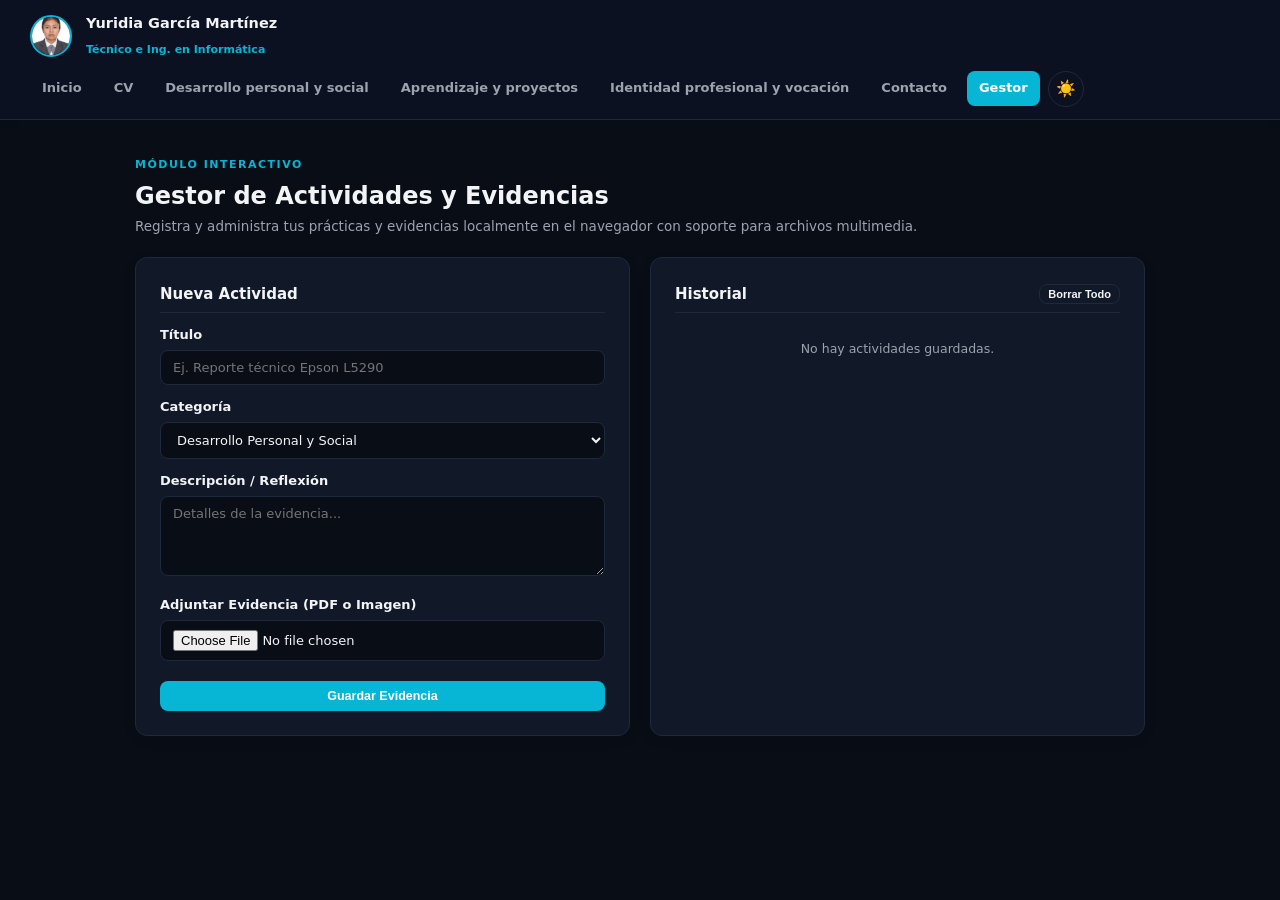
<file: gestor.html>
<!DOCTYPE html>
<html lang="es">
<head>
  <meta charset="UTF-8">
  <meta name="viewport" content="width=device-width, initial-scale=1.0">
  <title>Gestor de Evidencias | Tutoría</title>
  <link rel="stylesheet" href="styles.css">
  <style>
    .form-group { margin-bottom: 12px; }
    .form-group label { display: block; font-size: 13px; font-weight: 600; margin-bottom: 4px; color: var(--text-main); }
    .form-group input, .form-group select, .form-group textarea {
      width: 100%; padding: 9px 12px; border: 1px solid var(--card-border); border-radius: 8px; background: var(--bg-dark); color: var(--text-main); font-family: inherit; font-size: 13px; box-sizing: border-box;
    }
    body.light-mode .form-group input, body.light-mode .form-group select, body.light-mode .form-group textarea { background: #ffffff; }
    .form-group textarea { min-height: 80px; resize: vertical; }
    
    /* Estilos para previsualizar evidencias */
    .file-preview-img {
      max-width: 100%;
      max-height: 200px;
      border-radius: 6px;
      border: 1px solid var(--card-border);
      margin-top: 8px;
      display: block;
    }
    .pdf-link-btn {
      display: inline-block;
      margin-top: 8px;
      padding: 5px 10px;
      background: var(--primary-color);
      color: #ffffff;
      border-radius: 6px;
      font-size: 11.5px;
      text-decoration: none;
      font-weight: 600;
    }
  </style>
</head>
<body>

  <header class="top-header">
    <div class="brand-container">
      <img src="yuli.jpg" alt="Yuridia García" class="top-avatar">
      <div class="brand-text">
        <h2>Yuridia García Martínez</h2>
        <span>Técnico e Ing. en Informática</span>
      </div>
    </div>
    
    <nav class="nav-links">
      <a href="index.html">Inicio</a>
      <a href="proyectos-cv.html">CV</a>
      <a href="desarrollo_personal_y_emocional.html">Desarrollo personal y social</a>
      <a href="aprendizaje_y_proyectos.html">Aprendizaje y proyectos</a>
      <a href="identidad_profesional_y_vocacion.html">Identidad profesional y vocación</a>
      <a href="contacto.html">Contacto</a>
      <a href="gestor.html" class="highlight-btn active">Gestor</a>
      <button class="theme-toggle-btn" id="themeToggle" title="Cambiar modo">☀️</button>
    </nav>
  </header>

  <main class="content-container">
    <div style="margin-bottom: 20px;">
      <span style="color: var(--primary-color); font-weight: 700; font-size: 11px; letter-spacing: 1.5px; text-transform: uppercase;">Módulo Interactivo</span>
      <h1 style="font-size: 24px; color: var(--text-main); margin-top: 2px;">Gestor de Actividades y Evidencias</h1>
      <p style="color: var(--text-muted); font-size: 13.5px;">Registra y administra tus prácticas y evidencias localmente en el navegador con soporte para archivos multimedia.</p>
    </div>

    <div style="display: grid; grid-template-columns: 1fr 1fr; gap: 20px;">
      <!-- FORMULARIO DE REGISTRO -->
      <div class="cv-block">
        <h3 style="font-size: 15px; margin-bottom: 12px; border-bottom: 1px solid var(--card-border); padding-bottom: 6px;">Nueva Actividad</h3>
        <form id="activityForm">
          <div class="form-group">
            <label for="title">Título</label>
            <input type="text" id="title" required placeholder="Ej. Reporte técnico Epson L5290">
          </div>
          <div class="form-group">
            <label for="category">Categoría</label>
            <select id="category">
              <option>Desarrollo Personal y Social</option>
              <option>Aprendizaje y Proyectos</option>
              <option>Identidad Profesional y Vocación</option>
            </select>
          </div>
          <div class="form-group">
            <label for="description">Descripción / Reflexión</label>
            <textarea id="description" required placeholder="Detalles de la evidencia..."></textarea>
          </div>
          
          <!-- CAMPO PARA ADJUNTAR ARCHIVOS PDF O IMÁGENES -->
          <div class="form-group">
            <label for="fileInput">Adjuntar Evidencia (PDF o Imagen)</label>
            <input type="file" id="fileInput" accept="image/*,.pdf">
          </div>

          <button type="submit" class="btn" style="width: 100%; justify-content: center; margin-top: 8px;">Guardar Evidencia</button>
        </form>
      </div>

      <!-- HISTORIAL DE ACTIVIDADES -->
      <div class="cv-block">
        <div style="display: flex; justify-content: space-between; align-items: center; margin-bottom: 12px; border-bottom: 1px solid var(--card-border); padding-bottom: 6px;">
          <h3 style="font-size: 15px; margin: 0;">Historial</h3>
          <button id="clearActivities" class="btn secondary" style="font-size: 11px; padding: 3px 8px;">Borrar Todo</button>
        </div>
        <div id="activityList"></div>
      </div>
    </div>
  </main>

  <script>
    /* Persistencia de Tema Día / Noche */
    const savedTheme = localStorage.getItem('yuridia_theme');
    const btn = document.getElementById('themeToggle');
    if (savedTheme === 'light') { document.body.classList.add('light-mode'); btn.textContent = '🌙'; }
    btn.addEventListener('click', () => {
      document.body.classList.toggle('light-mode');
      let isLight = document.body.classList.contains('light-mode');
      btn.textContent = isLight ? '🌙' : '☀️';
      localStorage.setItem('yuridia_theme', isLight ? 'light' : 'dark');
    });

    const KEY = 'yuridia_actividades_v3';
    const form = document.getElementById('activityForm');
    const list = document.getElementById('activityList');

    /* Cargar actividades guardadas en LocalStorage */
    function loadActivities() {
      let data = JSON.parse(localStorage.getItem(KEY) || '[]');
      list.innerHTML = '';
      if (!data.length) {
        list.innerHTML = '<p style="color: var(--text-muted); font-size: 12.5px; text-align: center; padding: 15px 0;">No hay actividades guardadas.</p>';
        return;
      }
      data.forEach((item, index) => {
        let card = document.createElement('div');
        card.style.cssText = 'border:1px solid var(--card-border); border-radius:8px; padding:12px; margin-bottom:10px; background:var(--bg-dark); font-size:12.5px;';
        
        let fileHTML = '';
        if (item.fileData) {
          if (item.fileType === 'pdf') {
            fileHTML = `<a href="${item.fileData}" target="_blank" class="pdf-link-btn">📄 Abrir Documento PDF (${item.fileName})</a>`;
          } else if (item.fileType === 'image') {
            fileHTML = `<img src="${item.fileData}" alt="${item.fileName}" class="file-preview-img">`;
          }
        }

        card.innerHTML = `
          <div style="display:flex; justify-content:space-between; align-items:start;">
            <strong style="color:var(--primary-color); font-size:13.5px;">${item.title}</strong>
            <span style="font-size:10px; background:rgba(6,182,212,0.1); color:var(--primary-color); padding:2px 6px; border-radius:4px;">${item.category}</span>
          </div>
          <p style="margin:6px 0; color:var(--text-muted); line-height:1.4;">${item.description}</p>
          ${fileHTML}
        `;
        list.appendChild(card);
      });
    }

    /* Manejo del envío del formulario y procesamiento de archivos a Base64 */
    form.addEventListener('submit', e => {
      e.preventDefault();
      const title = document.getElementById('title').value;
      const category = document.getElementById('category').value;
      const description = document.getElementById('description').value;
      const fileInput = document.getElementById('fileInput');
      const file = fileInput.files[0];

      if (file) {
        const reader = new FileReader();
        reader.onload = function(evt) {
          const fileData = evt.target.result;
          const isPdf = file.type === 'application/pdf';
          saveEntry(title, category, description, fileData, isPdf ? 'pdf' : 'image', file.name);
        };
        reader.readAsDataURL(file);
      } else {
        saveEntry(title, category, description, null, null, null);
      }
    });

    function saveEntry(title, category, description, fileData, fileType, fileName) {
      let data = JSON.parse(localStorage.getItem(KEY) || '[]');
      data.unshift({
        title: title,
        category: category,
        description: description,
        fileData: fileData,
        fileType: fileType,
        fileName: fileName
      });
      localStorage.setItem(KEY, JSON.stringify(data));
      form.reset();
      loadActivities();
    }

    /* Borrar registro completo */
    document.getElementById('clearActivities').addEventListener('click', () => {
      if (confirm('¿Borrar todas las actividades guardadas?')) { 
        localStorage.removeItem(KEY); 
        loadActivities(); 
      }
    });

    loadActivities();
  </script>
</body>
</html>
</file>
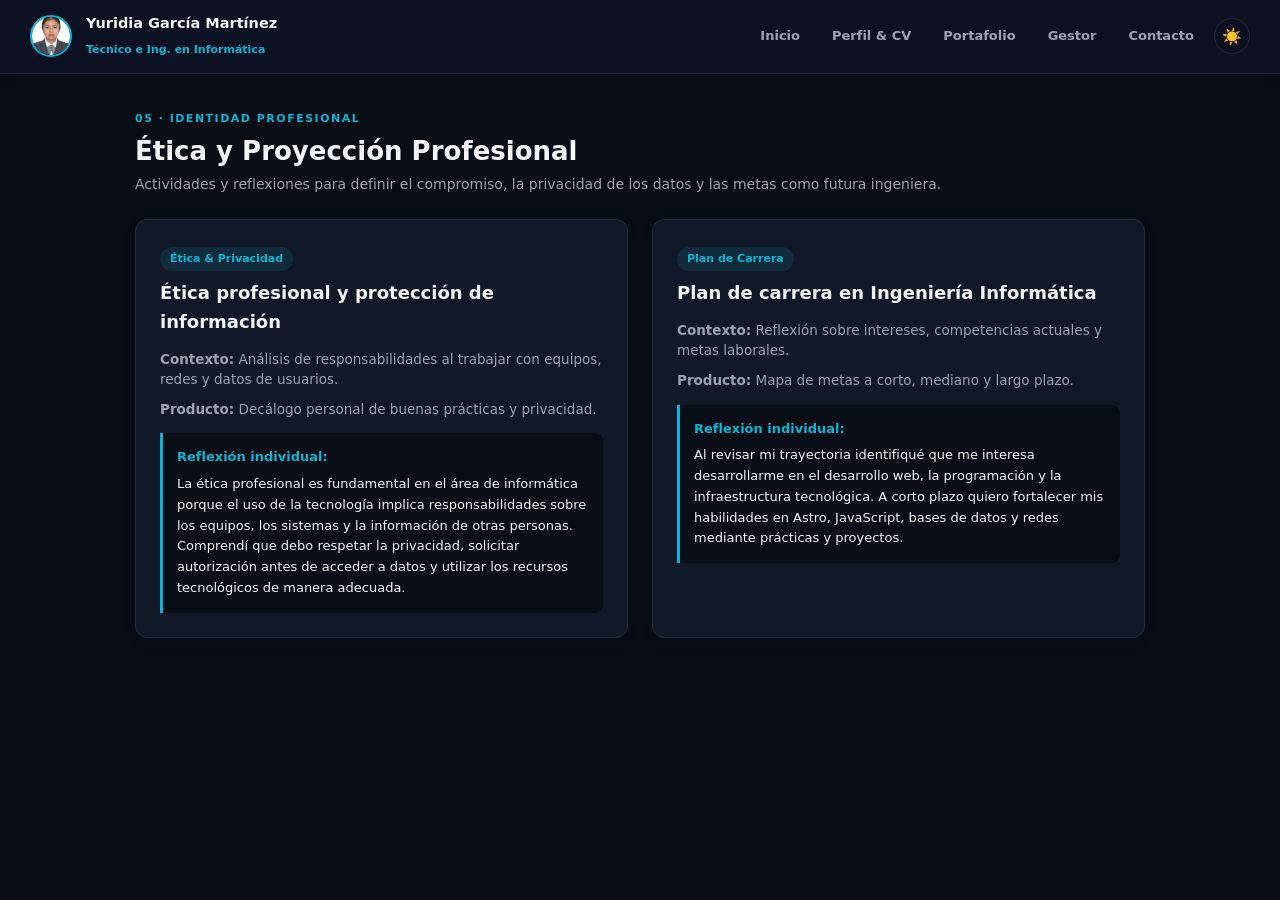
<file: identidad-profesional.html>
<!DOCTYPE html>
<html lang="es">
<head>
  <meta charset="UTF-8">
  <meta name="viewport" content="width=device-width, initial-scale=1.0">
  <title>Identidad Profesional | Yuridia García Martínez</title>
  <link rel="stylesheet" href="styles.css">
</head>
<body>

  <header class="top-header">
    <div class="brand-container">
      <img src="yuli.jpg" alt="Yuridia García" class="top-avatar">
      <div class="brand-text">
        <h2>Yuridia García Martínez</h2>
        <span>Técnico e Ing. en Informática</span>
      </div>
    </div>
    
    <nav class="nav-links">
      <a href="index.html">Inicio</a>
      <a href="cv.html">Perfil & CV</a>
      <a href="proyectos.html">Portafolio</a>
      <a href="gestor.html">Gestor</a>
      <a href="contacto.html">Contacto</a>
      <button class="theme-toggle-btn" id="themeToggle" title="Cambiar modo claro/oscuro">☀️</button>
    </nav>
  </header>

  <main class="content-container">
    <div style="margin-bottom: 24px;">
      <span style="color: var(--primary-color); font-weight: 700; font-size: 11px; letter-spacing: 1.5px; text-transform: uppercase;">05 · Identidad Profesional</span>
      <h1 style="font-size: 26px; color: var(--text-main); margin-top: 2px;">Ética y Proyección Profesional</h1>
      <p style="color: var(--text-muted); font-size: 14px;">Actividades y reflexiones para definir el compromiso, la privacidad de los datos y las metas como futura ingeniera.</p>
    </div>

    <div style="display: grid; grid-template-columns: 1fr 1fr; gap: 24px;">
      <div class="cv-block" style="background: var(--card-bg); padding: 24px;">
        <span class="badge-tag" style="margin-bottom: 8px; display: inline-block;">Ética & Privacidad</span>
        <h3 style="font-size: 18px; color: var(--text-main); margin-bottom: 12px;">Ética profesional y protección de información</h3>
        <p style="font-size: 13.5px; color: var(--text-muted); margin-bottom: 10px;"><b>Contexto:</b> Análisis de responsabilidades al trabajar con equipos, redes y datos de usuarios.</p>
        <p style="font-size: 13.5px; color: var(--text-muted); margin-bottom: 14px;"><b>Producto:</b> Decálogo personal de buenas prácticas y privacidad.</p>
        
        <div style="background: var(--bg-dark); border-left: 3px solid var(--primary-color); padding: 14px; border-radius: 0 8px 8px 0; font-size: 13px; color: var(--text-main);">
          <strong style="display: block; margin-bottom: 6px; color: var(--primary-color);">Reflexión individual:</strong>
          La ética profesional es fundamental en el área de informática porque el uso de la tecnología implica responsabilidades sobre los equipos, los sistemas y la información de otras personas. Comprendí que debo respetar la privacidad, solicitar autorización antes de acceder a datos y utilizar los recursos tecnológicos de manera adecuada.
        </div>
      </div>

      <div class="cv-block" style="background: var(--card-bg); padding: 24px;">
        <span class="badge-tag" style="margin-bottom: 8px; display: inline-block;">Plan de Carrera</span>
        <h3 style="font-size: 18px; color: var(--text-main); margin-bottom: 12px;">Plan de carrera en Ingeniería Informática</h3>
        <p style="font-size: 13.5px; color: var(--text-muted); margin-bottom: 10px;"><b>Contexto:</b> Reflexión sobre intereses, competencias actuales y metas laborales.</p>
        <p style="font-size: 13.5px; color: var(--text-muted); margin-bottom: 14px;"><b>Producto:</b> Mapa de metas a corto, mediano y largo plazo.</p>
        
        <div style="background: var(--bg-dark); border-left: 3px solid var(--primary-color); padding: 14px; border-radius: 0 8px 8px 0; font-size: 13px; color: var(--text-main);">
          <strong style="display: block; margin-bottom: 6px; color: var(--primary-color);">Reflexión individual:</strong>
          Al revisar mi trayectoria identifiqué que me interesa desarrollarme en el desarrollo web, la programación y la infraestructura tecnológica. A corto plazo quiero fortalecer mis habilidades en Astro, JavaScript, bases de datos y redes mediante prácticas y proyectos.
        </div>
      </div>
    </div>
  </main>

  <script>
    const btn = document.getElementById('themeToggle');
    btn.addEventListener('click', () => {
      document.body.classList.toggle('light-mode');
      if(document.body.classList.contains('light-mode')) {
        btn.textContent = '🌙';
      } else {
        btn.textContent = '☀️';
      }
    });
  </script>

</body>
</html>
</file>
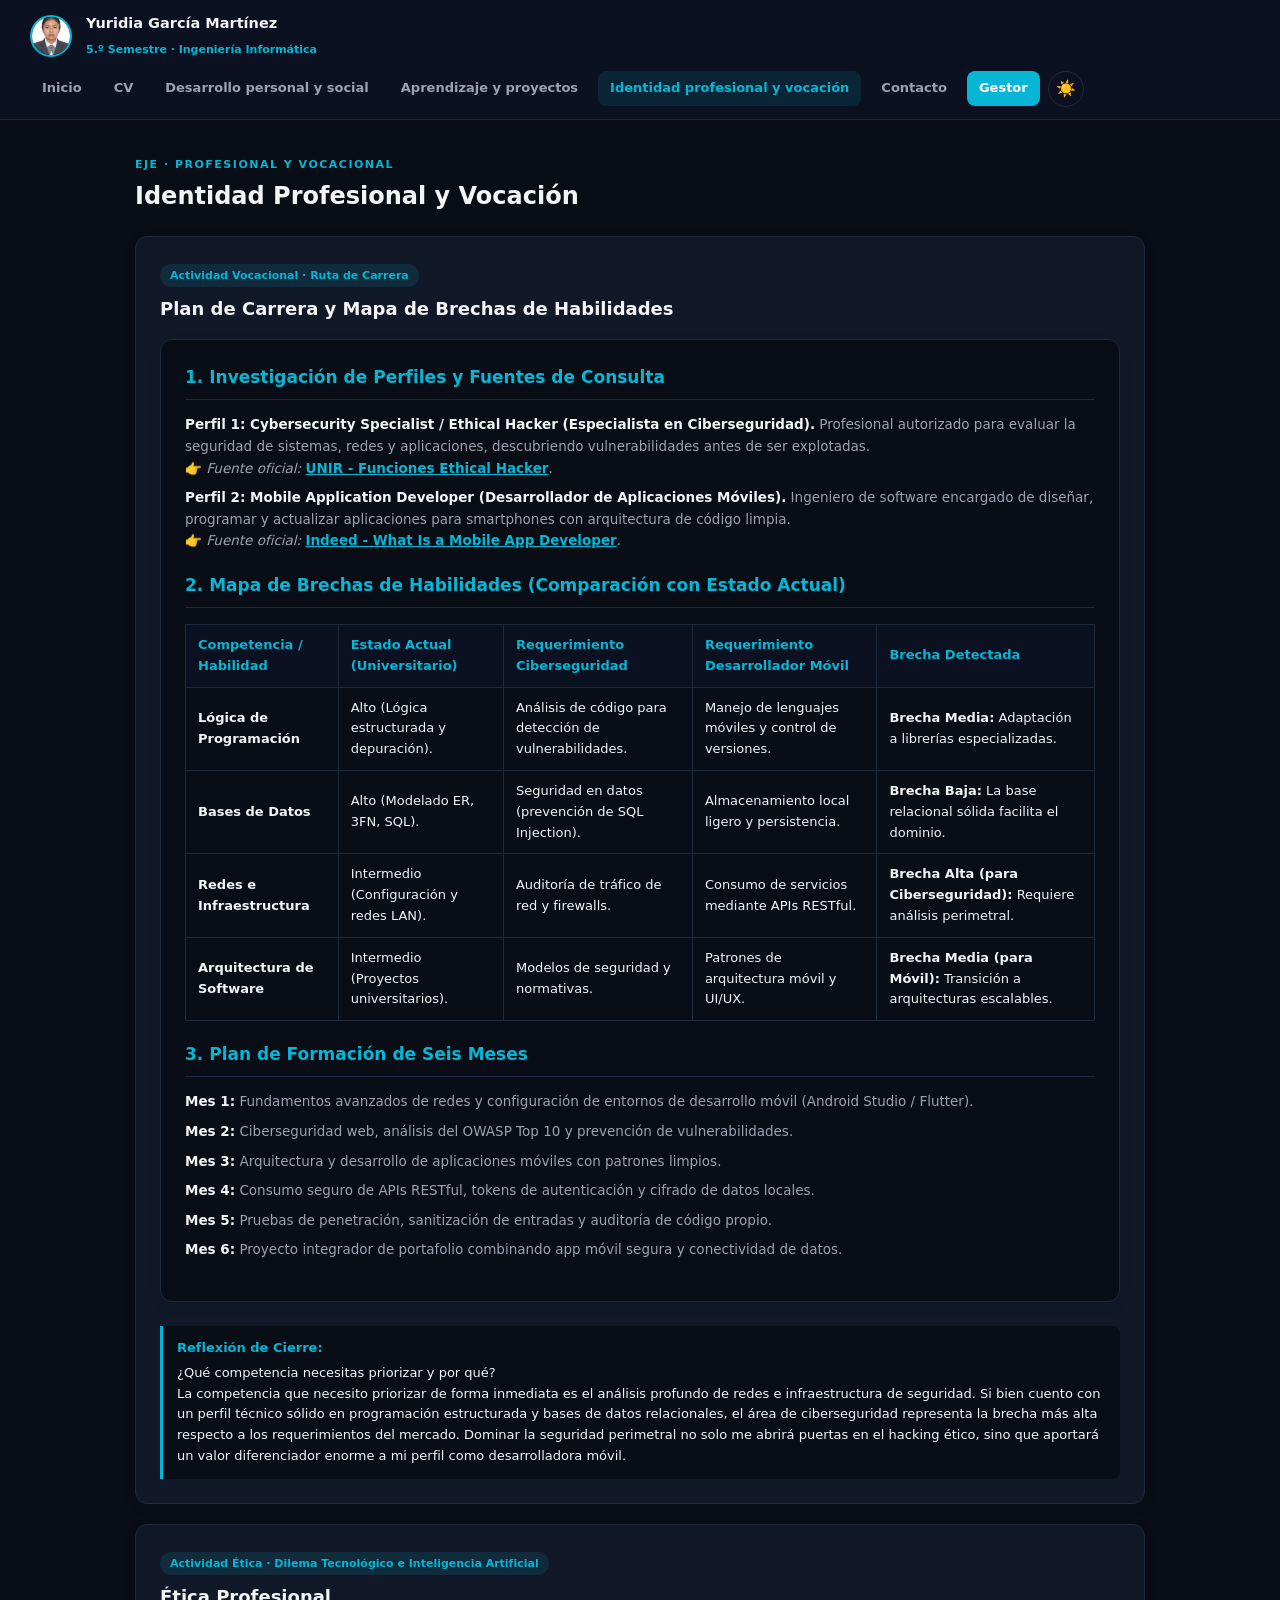
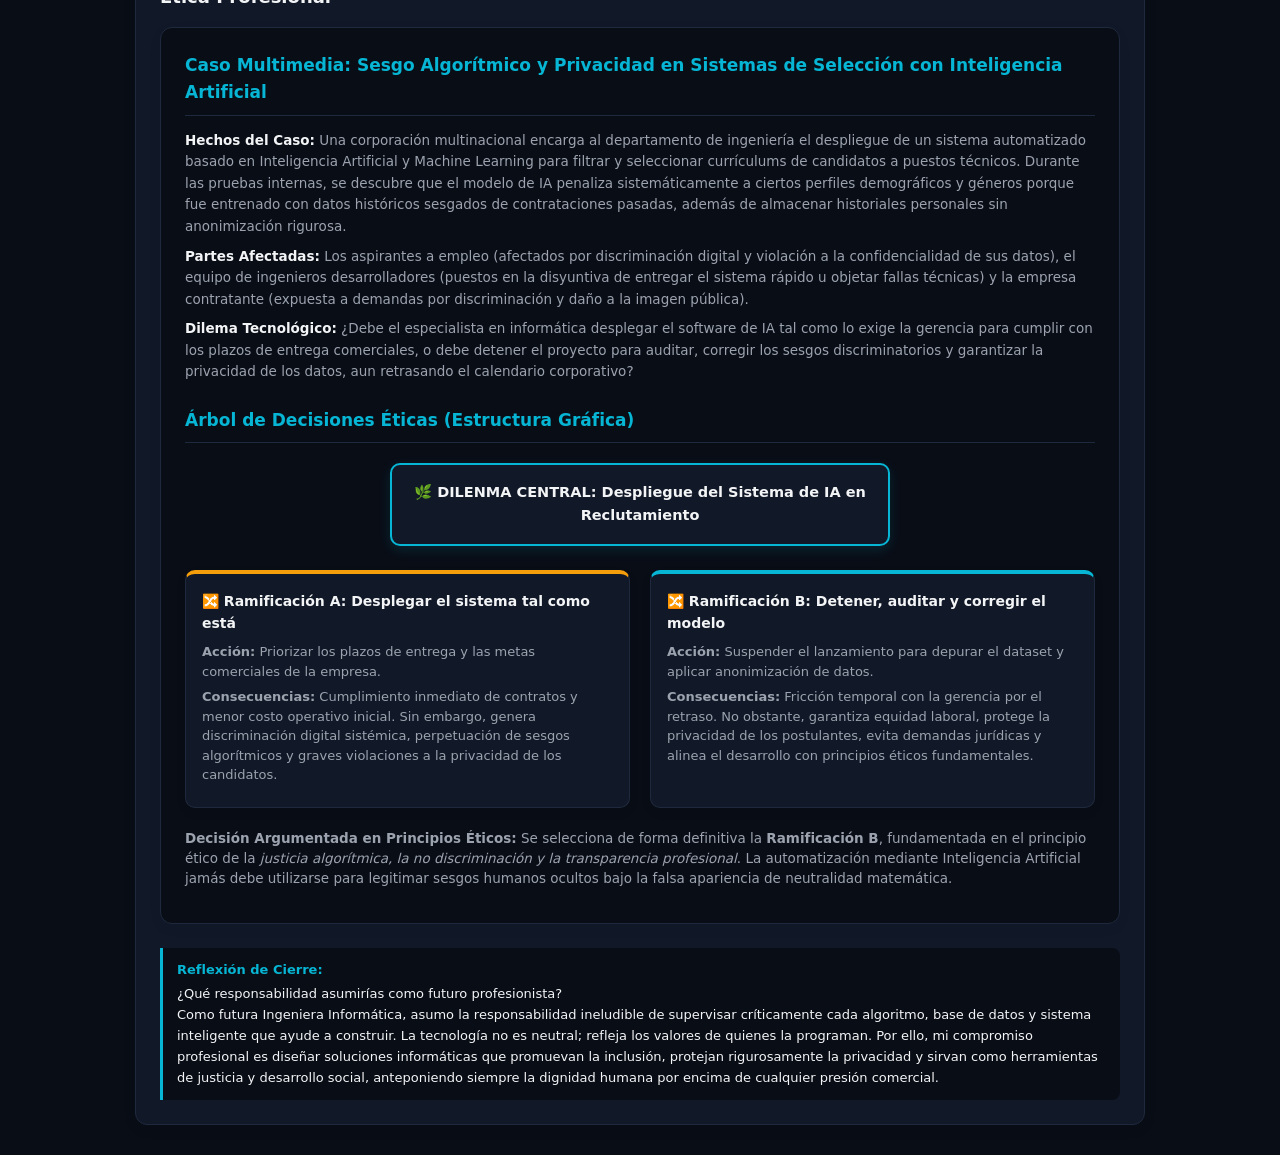
<file: identidad_profesional_y_vocacion.html>
<!DOCTYPE html>
<html lang="es">
<head>
  <meta charset="UTF-8">
  <meta name="viewport" content="width=device-width, initial-scale=1.0">
  <title>Identidad Profesional y Vocación | Yuridia García</title>
  <link rel="stylesheet" href="styles.css">
  <style>
    .section-card {
      background: var(--bg-dark);
      border: 1px solid var(--card-border);
      border-radius: 12px;
      padding: 24px;
      margin-bottom: 24px;
      box-shadow: 0 4px 15px rgba(0,0,0,0.04);
    }
    .section-card h4 {
      color: var(--primary-color);
      font-size: 17px;
      margin-bottom: 14px;
      font-weight: 700;
      border-bottom: 1px solid var(--card-border);
      padding-bottom: 8px;
    }
    .info-list {
      list-style: none;
      padding: 0;
      margin: 0 0 16px 0;
    }
    .info-list li {
      font-size: 13.5px;
      color: var(--text-muted);
      margin-bottom: 8px;
      line-height: 1.6;
    }
    .info-list li b {
      color: var(--text-main);
    }
    .matrix-table {
      width: 100%;
      border-collapse: collapse;
      margin: 16px 0;
      font-size: 13px;
    }
    .matrix-table th, .matrix-table td {
      border: 1px solid var(--card-border);
      padding: 10px 12px;
      text-align: left;
    }
    .matrix-table th {
      background: var(--header-bg);
      color: var(--primary-color);
    }
    .source-link {
      color: var(--primary-color);
      text-decoration: underline;
      font-weight: 600;
    }

    /* --- ESTILOS LITERALES PARA EL ÁRBOL DE DECISIONES ÉTICAS --- */
    .tree-wrapper {
      margin-top: 20px;
      display: flex;
      flex-direction: column;
      align-items: center;
      position: relative;
    }
    .tree-root {
      background: var(--card-bg);
      border: 2px solid var(--primary-color);
      color: var(--text-main);
      padding: 16px 20px;
      border-radius: 10px;
      text-align: center;
      max-width: 500px;
      width: 100%;
      box-shadow: 0 4px 12px rgba(6, 182, 212, 0.15);
      font-weight: 700;
      font-size: 14.5px;
      z-index: 2;
    }
    .tree-branches-container {
      display: flex;
      justify-content: space-around;
      width: 100%;
      margin-top: 24px;
      gap: 20px;
      position: relative;
    }
    .tree-branch {
      background: var(--card-bg);
      border: 1px solid var(--card-border);
      border-radius: 10px;
      padding: 16px;
      flex: 1;
      max-width: 450px;
      position: relative;
      box-shadow: 0 4px 12px rgba(0,0,0,0.05);
    }
    .tree-branch.option-a {
      border-top: 4px solid #f59e0b; /* Alerta / Precaución */
    }
    .tree-branch.option-b {
      border-top: 4px solid var(--primary-color); /* Óptimo / Ético */
    }
    .tree-branch h5 {
      font-size: 14px;
      margin-bottom: 8px;
      font-weight: 700;
      color: var(--text-main);
    }
    .tree-branch p {
      font-size: 13px;
      color: var(--text-muted);
      line-height: 1.5;
      margin-bottom: 6px;
    }
    @media(max-width: 850px) {
      .tree-branches-container {
        flex-direction: column;
        align-items: center;
      }
    }
  </style>
</head>
<body>

  <header class="top-header">
    <div class="brand-container">
      <img src="yuli.jpg" alt="Yuridia García" class="top-avatar">
      <div class="brand-text">
        <h2>Yuridia García Martínez</h2>
        <span>5.º Semestre · Ingeniería Informática</span>
      </div>
    </div>
    
    <nav class="nav-links">
      <a href="index.html">Inicio</a>
      <a href="proyectos-cv.html">CV</a>
      <a href="desarrollo_personal_y_emocional.html">Desarrollo personal y social</a>
      <a href="aprendizaje_y_proyectos.html">Aprendizaje y proyectos</a>
      <a href="identidad_profesional_y_vocacion.html" class="active">Identidad profesional y vocación</a>
      <a href="contacto.html">Contacto</a>
      <a href="gestor.html" class="highlight-btn">Gestor</a>
      <button class="theme-toggle-btn" id="themeToggle" title="Cambiar modo">☀️</button>
    </nav>
  </header>

  <main class="content-container">
    <div style="margin-bottom: 20px;">
      <span style="color: var(--primary-color); font-weight: 700; font-size: 11px; letter-spacing: 1.5px; text-transform: uppercase;">Eje · Profesional y Vocacional</span>
      <h1 style="font-size: 24px; color: var(--text-main); margin-top: 2px;">Identidad Profesional y Vocación</h1>
    </div>

    <!-- ACTIVIDAD 1: PLAN DE CARRERA Y MAPA DE BRECHAS -->
    <div class="cv-block">
      <span class="badge-tag">Actividad Vocacional · Ruta de Carrera</span>
      <h3>Plan de Carrera y Mapa de Brechas de Habilidades</h3>
      
      <div class="section-card" style="margin-top: 15px;">
        <h4>1. Investigación de Perfiles y Fuentes de Consulta</h4>
        <ul class="info-list">
          <li><b>Perfil 1: Cybersecurity Specialist / Ethical Hacker (Especialista en Ciberseguridad).</b> Profesional autorizado para evaluar la seguridad de sistemas, redes y aplicaciones, descubriendo vulnerabilidades antes de ser explotadas. <br>👉 <i>Fuente oficial:</i> <a href="https://ecuador.unir.net/actualidad-unir/funciones-ethical-hacker/" target="_blank" class="source-link">UNIR - Funciones Ethical Hacker</a>.</li>
          <li><b>Perfil 2: Mobile Application Developer (Desarrollador de Aplicaciones Móviles).</b> Ingeniero de software encargado de diseñar, programar y actualizar aplicaciones para smartphones con arquitectura de código limpia. <br>👉 <i>Fuente oficial:</i> <a href="https://www.indeed.com/career-advice/finding-a-job/what-is-mobile-app-developer" target="_blank" class="source-link">Indeed - What Is a Mobile App Developer</a>.</li>
        </ul>

        <h4 style="margin-top: 20px;">2. Mapa de Brechas de Habilidades (Comparación con Estado Actual)</h4>
        <table class="matrix-table">
          <thead>
            <tr>
              <th>Competencia / Habilidad</th>
              <th>Estado Actual (Universitario)</th>
              <th>Requerimiento Ciberseguridad</th>
              <th>Requerimiento Desarrollador Móvil</th>
              <th>Brecha Detectada</th>
            </tr>
          </thead>
          <tbody>
            <tr>
              <td><b>Lógica de Programación</b></td>
              <td>Alto (Lógica estructurada y depuración).</td>
              <td>Análisis de código para detección de vulnerabilidades.</td>
              <td>Manejo de lenguajes móviles y control de versiones.</td>
              <td><b>Brecha Media:</b> Adaptación a librerías especializadas.</td>
            </tr>
            <tr>
              <td><b>Bases de Datos</b></td>
              <td>Alto (Modelado ER, 3FN, SQL).</td>
              <td>Seguridad en datos (prevención de SQL Injection).</td>
              <td>Almacenamiento local ligero y persistencia.</td>
              <td><b>Brecha Baja:</b> La base relacional sólida facilita el dominio.</td>
            </tr>
            <tr>
              <td><b>Redes e Infraestructura</b></td>
              <td>Intermedio (Configuración y redes LAN).</td>
              <td>Auditoría de tráfico de red y firewalls.</td>
              <td>Consumo de servicios mediante APIs RESTful.</td>
              <td><b>Brecha Alta (para Ciberseguridad):</b> Requiere análisis perimetral.</td>
            </tr>
            <tr>
              <td><b>Arquitectura de Software</b></td>
              <td>Intermedio (Proyectos universitarios).</td>
              <td>Modelos de seguridad y normativas.</td>
              <td>Patrones de arquitectura móvil y UI/UX.</td>
              <td><b>Brecha Media (para Móvil):</b> Transición a arquitecturas escalables.</td>
            </tr>
          </tbody>
        </table>

        <h4 style="margin-top: 20px;">3. Plan de Formación de Seis Meses</h4>
        <ul class="info-list">
          <li><b>Mes 1:</b> Fundamentos avanzados de redes y configuración de entornos de desarrollo móvil (Android Studio / Flutter).</li>
          <li><b>Mes 2:</b> Ciberseguridad web, análisis del OWASP Top 10 y prevención de vulnerabilidades.</li>
          <li><b>Mes 3:</b> Arquitectura y desarrollo de aplicaciones móviles con patrones limpios.</li>
          <li><b>Mes 4:</b> Consumo seguro de APIs RESTful, tokens de autenticación y cifrado de datos locales.</li>
          <li><b>Mes 5:</b> Pruebas de penetración, sanitización de entradas y auditoría de código propio.</li>
          <li><b>Mes 6:</b> Proyecto integrador de portafolio combinando app móvil segura y conectividad de datos.</li>
        </ul>
      </div>

      <div class="reflection-box">
        <strong style="color: var(--primary-color); display: block; margin-bottom: 4px;">Reflexión de Cierre:</strong>
        ¿Qué competencia necesitas priorizar y por qué? <br>
        La competencia que necesito priorizar de forma inmediata es el análisis profundo de redes e infraestructura de seguridad. Si bien cuento con un perfil técnico sólido en programación estructurada y bases de datos relacionales, el área de ciberseguridad representa la brecha más alta respecto a los requerimientos del mercado. Dominar la seguridad perimetral no solo me abrirá puertas en el hacking ético, sino que aportará un valor diferenciador enorme a mi perfil como desarrolladora móvil.
      </div>
    </div>

    <!-- ACTIVIDAD 2: ÉTICA PROFESIONAL Y ÁRBOL DE DECISIONES FORMATO ÁRBOL -->
    <div class="cv-block">
      <span class="badge-tag">Actividad Ética · Dilema Tecnológico e Inteligencia Artificial</span>
      <h3>Ética Profesional</h3>
      
      <div class="section-card" style="margin-top: 15px;">
        <h4>Caso Multimedia: Sesgo Algorítmico y Privacidad en Sistemas de Selección con Inteligencia Artificial</h4>
        
        <ul class="info-list">
          <li><b>Hechos del Caso:</b> Una corporación multinacional encarga al departamento de ingeniería el despliegue de un sistema automatizado basado en Inteligencia Artificial y Machine Learning para filtrar y seleccionar currículums de candidatos a puestos técnicos. Durante las pruebas internas, se descubre que el modelo de IA penaliza sistemáticamente a ciertos perfiles demográficos y géneros porque fue entrenado con datos históricos sesgados de contrataciones pasadas, además de almacenar historiales personales sin anonimización rigurosa.</li>
          <li><b>Partes Afectadas:</b> Los aspirantes a empleo (afectados por discriminación digital y violación a la confidencialidad de sus datos), el equipo de ingenieros desarrolladores (puestos en la disyuntiva de entregar el sistema rápido u objetar fallas técnicas) y la empresa contratante (expuesta a demandas por discriminación y daño a la imagen pública).</li>
          <li><b>Dilema Tecnológico:</b> ¿Debe el especialista en informática desplegar el software de IA tal como lo exige la gerencia para cumplir con los plazos de entrega comerciales, o debe detener el proyecto para auditar, corregir los sesgos discriminatorios y garantizar la privacidad de los datos, aun retrasando el calendario corporativo?</li>
        </ul>

        <h4 style="margin-top: 24px;">Árbol de Decisiones Éticas (Estructura Gráfica)</h4>

        <!-- REPRESENTACIÓN LITERAL EN FORMA DE ÁRBOL -->
        <div class="tree-wrapper">
          <!-- Nodo Raíz -->
          <div class="tree-root">
            🌿 DILENMA CENTRAL: Despliegue del Sistema de IA en Reclutamiento
          </div>

          <!-- Ramas del Árbol -->
          <div class="tree-branches-container">
            
            <!-- Rama Izquierda (Opción A) -->
            <div class="tree-branch option-a">
              <h5>🔀 Ramificación A: Desplegar el sistema tal como está</h5>
              <p><b>Acción:</b> Priorizar los plazos de entrega y las metas comerciales de la empresa.</p>
              <p><b>Consecuencias:</b> Cumplimiento inmediato de contratos y menor costo operativo inicial. Sin embargo, genera discriminación digital sistémica, perpetuación de sesgos algorítmicos y graves violaciones a la privacidad de los candidatos.</p>
            </div>

            <!-- Rama Derecha (Opción B) -->
            <div class="tree-branch option-b">
              <h5>🔀 Ramificación B: Detener, auditar y corregir el modelo</h5>
              <p><b>Acción:</b> Suspender el lanzamiento para depurar el dataset y aplicar anonimización de datos.</p>
              <p><b>Consecuencias:</b> Fricción temporal con la gerencia por el retraso. No obstante, garantiza equidad laboral, protege la privacidad de los postulantes, evita demandas jurídicas y alinea el desarrollo con principios éticos fundamentales.</p>
            </div>

          </div>
        </div>

        <p style="margin-top: 20px; font-size: 13.5px; color: var(--text-muted);">
          <b>Decisión Argumentada en Principios Éticos:</b> Se selecciona de forma definitiva la <b>Ramificación B</b>, fundamentada en el principio ético de la <i>justicia algorítmica, la no discriminación y la transparencia profesional</i>. La automatización mediante Inteligencia Artificial jamás debe utilizarse para legitimar sesgos humanos ocultos bajo la falsa apariencia de neutralidad matemática.
        </p>
      </div>

      <div class="reflection-box">
        <strong style="color: var(--primary-color); display: block; margin-bottom: 4px;">Reflexión de Cierre:</strong>
        ¿Qué responsabilidad asumirías como futuro profesionista? <br>
        Como futura Ingeniera Informática, asumo la responsabilidad ineludible de supervisar críticamente cada algoritmo, base de datos y sistema inteligente que ayude a construir. La tecnología no es neutral; refleja los valores de quienes la programan. Por ello, mi compromiso profesional es diseñar soluciones informáticas que promuevan la inclusión, protejan rigurosamente la privacidad y sirvan como herramientas de justicia y desarrollo social, anteponiendo siempre la dignidad humana por encima de cualquier presión comercial.
      </div>
    </div>
  </main>

  <!-- Script para la persistencia del tema en todo el sitio -->
  <script>
    const savedTheme = localStorage.getItem('yuridia_theme');
    const btn = document.getElementById('themeToggle');
    if (savedTheme === 'light') { document.body.classList.add('light-mode'); btn.textContent = '🌙'; }
    btn.addEventListener('click', () => {
      document.body.classList.toggle('light-mode');
      let isLight = document.body.classList.contains('light-mode');
      btn.textContent = isLight ? '🌙' : '☀️';
      localStorage.setItem('yuridia_theme', isLight ? 'light' : 'dark');
    });
  </script>
</body>
</html>
</file>
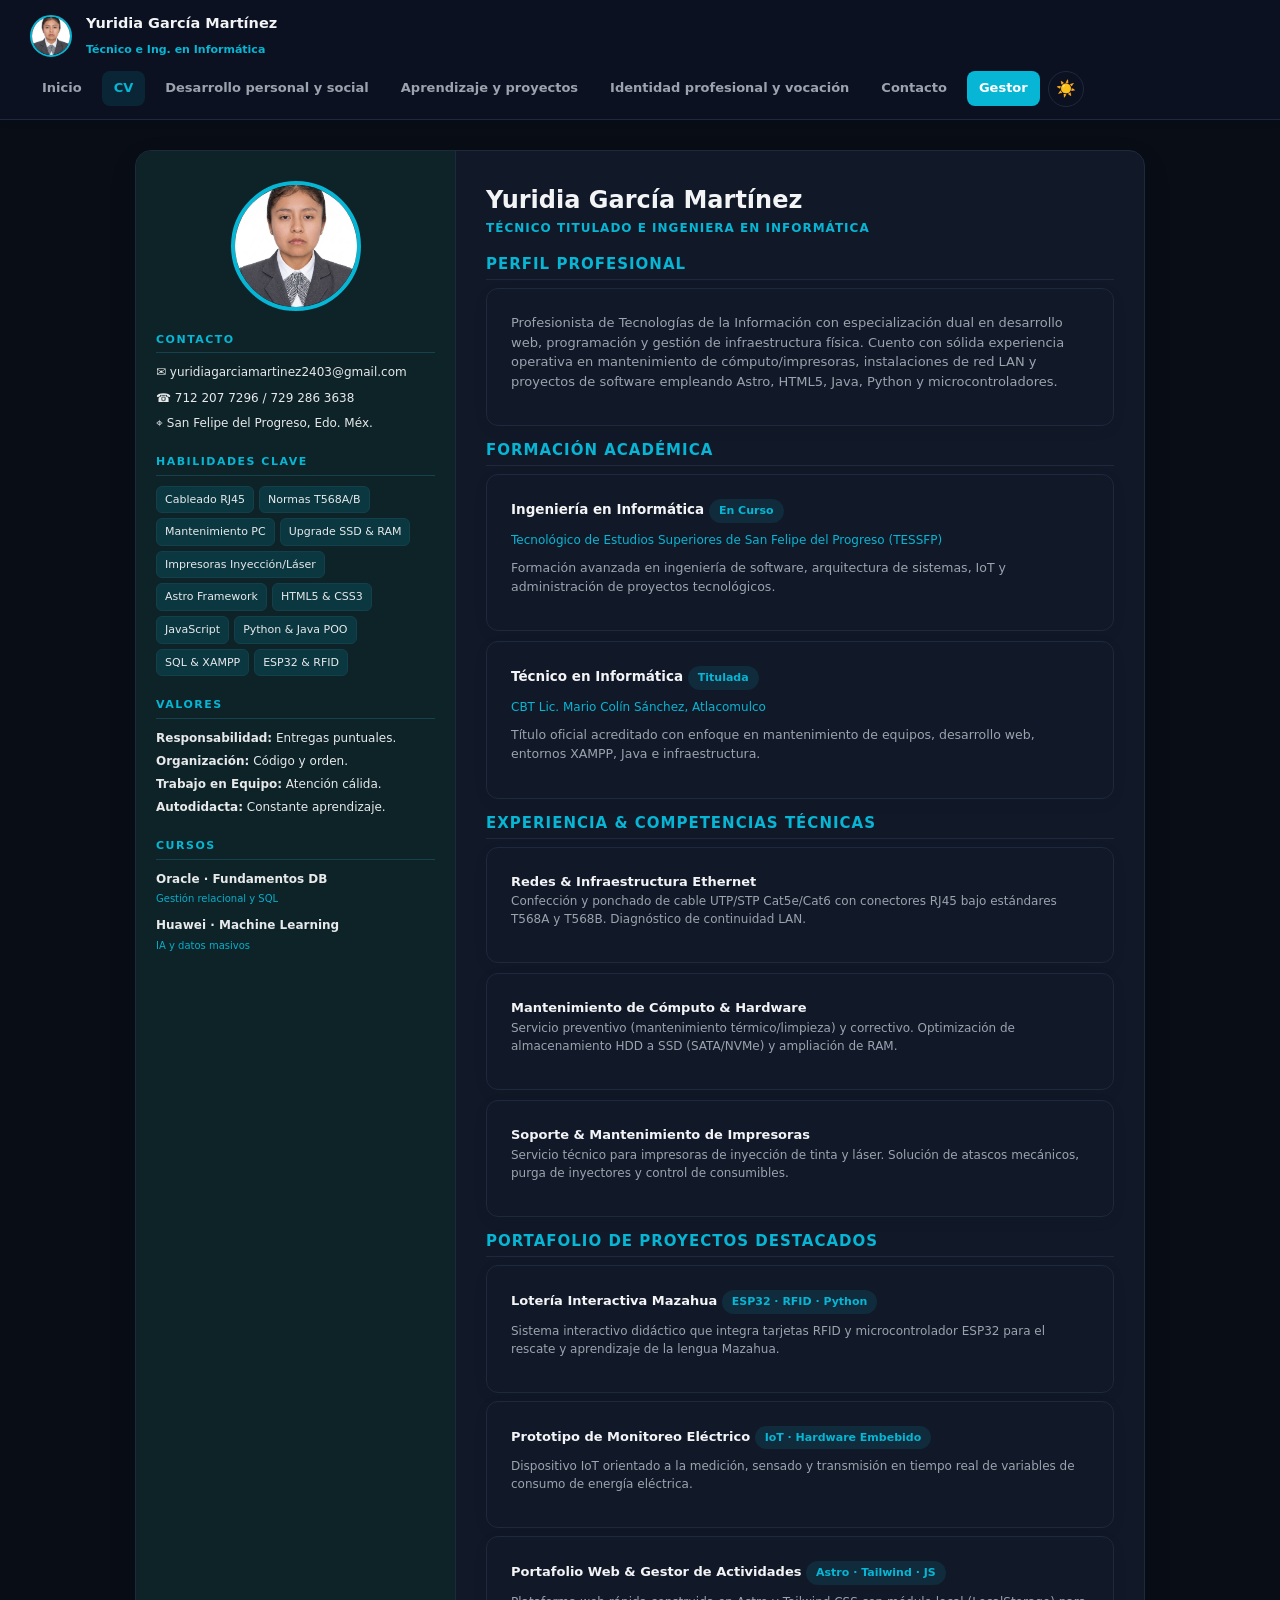
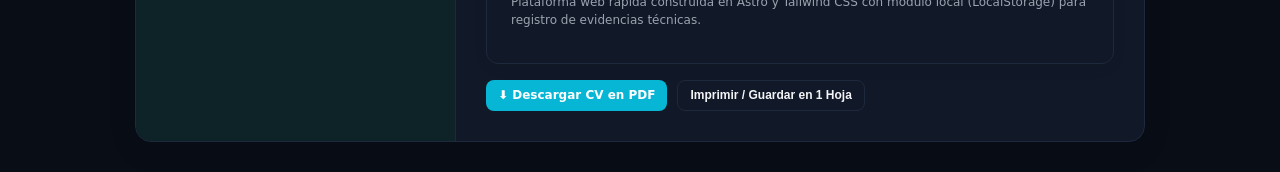
<file: proyectos-cv.html>
<!DOCTYPE html>
<html lang="es">
<head>
  <meta charset="UTF-8">
  <meta name="viewport" content="width=device-width, initial-scale=1.0">
  <title>CV Profesional | Yuridia García Martínez</title>
  <link rel="stylesheet" href="styles.css">
  <style>
    /* Estilos específicos para las insignias de habilidades con acento verde agua */
    .skills-badges span {
      background: rgba(6, 182, 212, 0.08);
      border: 1px solid var(--card-border);
      color: var(--text-main);
      padding: 4px 8px;
      border-radius: 6px;
      font-size: 11px;
      font-weight: 500;
    }

    /* REGLA DE IMPRESIÓN PARA QUE QUEDE EXACTAMENTE EN UNA HOJA TAMAÑO CARTA */
    @media print {
      body {
        background: #ffffff !important;
        color: #000000 !important;
        font-size: 11pt;
      }
      .top-header, .actions, .theme-toggle-btn {
        display: none !important;
      }
      .content-container {
        max-width: 100% !important;
        margin: 0 !important;
        padding: 0 !important;
      }
      .cv-infographic {
        border: none !important;
        box-shadow: none !important;
        border-radius: 0 !important;
        display: grid !important;
        grid-template-columns: 260px 1fr !important;
      }
      .cv-sidebar {
        padding: 10px !important;
        background: #f8fafc !important;
        border-right: 1px solid #cbd5e1 !important;
      }
      .cv-main {
        padding: 10px !important;
      }
      .cv-block {
        margin-bottom: 8px !important;
        padding: 0 !important;
        border: none !important;
        background: transparent !important;
      }
      h1 { font-size: 20px !important; }
      h2 { font-size: 14px !important; margin-top: 10px !important; margin-bottom: 4px !important; border-bottom: 1px solid #ccc; }
      h4 { font-size: 12px !important; margin-bottom: 2px !important; }
      p, li { font-size: 10.5px !important; line-height: 1.3 !important; margin-bottom: 4px !important; }
      .badge-tag { font-size: 9px !important; padding: 1px 4px !important; }
    }
  </style>
</head>
<body>

  <!-- BARRA SUPERIOR DE NAVEGACIÓN -->
  <header class="top-header">
    <div class="brand-container">
      <img src="yuli.jpg" alt="Yuridia García" class="top-avatar">
      <div class="brand-text">
        <h2>Yuridia García Martínez</h2>
        <span>Técnico e Ing. en Informática</span>
      </div>
    </div>
    
    <nav class="nav-links">
      <a href="index.html">Inicio</a>
      <a href="proyectos-cv.html" class="active">CV</a>
      <a href="desarrollo_personal_y_emocional.html">Desarrollo personal y social</a>
      <a href="aprendizaje_y_proyectos.html">Aprendizaje y proyectos</a>
      <a href="identidad_profesional_y_vocacion.html">Identidad profesional y vocación</a>
      <a href="contacto.html">Contacto</a>
      <a href="gestor.html" class="highlight-btn">Gestor</a>
      <button class="theme-toggle-btn" id="themeToggle" title="Cambiar modo">☀️</button>
    </nav>
  </header>

  <!-- CONTENIDO PRINCIPAL DEL CV (ESTRUCTURA DE DOS COLUMNAS) -->
  <main class="content-container">
    <div class="cv-infographic" style="display: grid; grid-template-columns: 320px 1fr; background: var(--card-bg); border: 1px solid var(--card-border); border-radius: 16px; overflow: hidden; box-shadow: 0 10px 30px rgba(0,0,0,0.08);">
      
      <!-- COLUMNA IZQUIERDA (CONTACTO Y HABILIDADES CON FONDO UNIFICADO) -->
      <aside class="cv-sidebar" style="background: var(--sidebar-bg); border-right: 1px solid var(--card-border); padding: 30px 20px;">
        <img src="yuli.jpg" alt="Yuridia García Martínez" class="cv-avatar" style="width: 130px; height: 130px; border-radius: 50%; object-fit: cover; display: block; margin: 0 auto 20px; border: 4px solid var(--primary-color);">

        <h3 style="font-size: 11px; text-transform: uppercase; letter-spacing: 1.5px; color: var(--primary-color); border-bottom: 1px solid var(--card-border); padding-bottom: 4px; margin: 20px 0 10px; font-weight: 700;">Contacto</h3>
        <p style="font-size: 12px; color: var(--text-muted); margin-bottom: 6px;">✉ yuridiagarciamartinez2403@gmail.com</p>
        <p style="font-size: 12px; color: var(--text-muted); margin-bottom: 6px;">☎ 712 207 7296 / 729 286 3638</p>
        <p style="font-size: 12px; color: var(--text-muted); margin-bottom: 6px;">⌖ San Felipe del Progreso, Edo. Méx.</p>

        <h3 style="font-size: 11px; text-transform: uppercase; letter-spacing: 1.5px; color: var(--primary-color); border-bottom: 1px solid var(--card-border); padding-bottom: 4px; margin: 20px 0 10px; font-weight: 700;">Habilidades Clave</h3>
        <div class="skills-badges" style="display: flex; flex-wrap: wrap; gap: 5px; margin-top: 4px;">
          <span>Cableado RJ45</span>
          <span>Normas T568A/B</span>
          <span>Mantenimiento PC</span>
          <span>Upgrade SSD & RAM</span>
          <span>Impresoras Inyección/Láser</span>
          <span>Astro Framework</span>
          <span>HTML5 & CSS3</span>
          <span>JavaScript</span>
          <span>Python & Java POO</span>
          <span>SQL & XAMPP</span>
          <span>ESP32 & RFID</span>
        </div>

        <h3 style="font-size: 11px; text-transform: uppercase; letter-spacing: 1.5px; color: var(--primary-color); border-bottom: 1px solid var(--card-border); padding-bottom: 4px; margin: 20px 0 10px; font-weight: 700;">Valores</h3>
        <p style="font-size: 12px; color: var(--text-muted); margin-bottom: 4px;"><b>Responsabilidad:</b> Entregas puntuales.</p>
        <p style="font-size: 12px; color: var(--text-muted); margin-bottom: 4px;"><b>Organización:</b> Código y orden.</p>
        <p style="font-size: 12px; color: var(--text-muted); margin-bottom: 4px;"><b>Trabajo en Equipo:</b> Atención cálida.</p>
        <p style="font-size: 12px; color: var(--text-muted); margin-bottom: 4px;"><b>Autodidacta:</b> Constante aprendizaje.</p>

        <h3 style="font-size: 11px; text-transform: uppercase; letter-spacing: 1.5px; color: var(--primary-color); border-bottom: 1px solid var(--card-border); padding-bottom: 4px; margin: 20px 0 10px; font-weight: 700;">Cursos</h3>
        <p style="font-size: 12px; color: var(--text-muted);"><b>Oracle · Fundamentos DB</b><br><small style="color:var(--primary-color)">Gestión relacional y SQL</small></p>
        <p style="font-size: 12px; color: var(--text-muted); margin-top: 8px;"><b>Huawei · Machine Learning</b><br><small style="color:var(--primary-color)">IA y datos masivos</small></p>
      </aside>

      <!-- COLUMNA DERECHA -->
      <section class="cv-main" style="padding: 30px;">
        <h1 style="font-size: 24px; color: var(--text-main); font-weight: 800;">Yuridia García Martínez</h1>
        <p style="color:var(--primary-color); font-weight:bold; font-size:12px; letter-spacing:1px; text-transform:uppercase; margin-bottom:14px;">
          Técnico Titulado e Ingeniera en Informática
        </p>

        <h2 style="font-size: 15px; color: var(--primary-color); border-bottom: 1px solid var(--card-border); padding-bottom: 3px; margin-bottom: 8px; text-transform: uppercase; letter-spacing: 1px;">Perfil Profesional</h2>
        <div class="cv-block" style="margin-bottom: 12px;">
          <p style="font-size: 13px; color: var(--text-muted); line-height: 1.5;">Profesionista de Tecnologías de la Información con especialización dual en desarrollo web, programación y gestión de infraestructura física. Cuento con sólida experiencia operativa en mantenimiento de cómputo/impresoras, instalaciones de red LAN y proyectos de software empleando Astro, HTML5, Java, Python y microcontroladores.</p>
        </div>

        <h2 style="font-size: 15px; color: var(--primary-color); border-bottom: 1px solid var(--card-border); padding-bottom: 3px; margin-bottom: 8px; text-transform: uppercase; letter-spacing: 1px;">Formación Académica</h2>
        <div class="cv-block" style="margin-bottom: 10px;">
          <h4 style="font-size: 13.5px; color: var(--text-main);">Ingeniería en Informática <span class="badge-tag">En Curso</span></h4>
          <p style="color:var(--primary-color); font-weight:500; font-size:12px;">Tecnológico de Estudios Superiores de San Felipe del Progreso (TESSFP)</p>
          <p style="font-size: 12.5px; color: var(--text-muted);">Formación avanzada en ingeniería de software, arquitectura de sistemas, IoT y administración de proyectos tecnológicos.</p>
        </div>
        <div class="cv-block" style="margin-bottom: 12px;">
          <h4 style="font-size: 13.5px; color: var(--text-main);">Técnico en Informática <span class="badge-tag">Titulada</span></h4>
          <p style="color:var(--primary-color); font-weight:500; font-size:12px;">CBT Lic. Mario Colín Sánchez, Atlacomulco</p>
          <p style="font-size: 12.5px; color: var(--text-muted);">Título oficial acreditado con enfoque en mantenimiento de equipos, desarrollo web, entornos XAMPP, Java e infraestructura.</p>
        </div>

        <h2 style="font-size: 15px; color: var(--primary-color); border-bottom: 1px solid var(--card-border); padding-bottom: 3px; margin-bottom: 8px; text-transform: uppercase; letter-spacing: 1px;">Experiencia & Competencias Técnicas</h2>
        <div class="cv-block" style="margin-bottom: 10px;">
          <h4 style="font-size: 13px; color: var(--text-main);">Redes & Infraestructura Ethernet</h4>
          <p style="font-size: 12px; color: var(--text-muted);">Confección y ponchado de cable UTP/STP Cat5e/Cat6 con conectores RJ45 bajo estándares T568A y T568B. Diagnóstico de continuidad LAN.</p>
        </div>
        <div class="cv-block" style="margin-bottom: 10px;">
          <h4 style="font-size: 13px; color: var(--text-main);">Mantenimiento de Cómputo & Hardware</h4>
          <p style="font-size: 12px; color: var(--text-muted);">Servicio preventivo (mantenimiento térmico/limpieza) y correctivo. Optimización de almacenamiento HDD a SSD (SATA/NVMe) y ampliación de RAM.</p>
        </div>
        <div class="cv-block" style="margin-bottom: 12px;">
          <h4 style="font-size: 13px; color: var(--text-main);">Soporte & Mantenimiento de Impresoras</h4>
          <p style="font-size: 12px; color: var(--text-muted);">Servicio técnico para impresoras de inyección de tinta y láser. Solución de atascos mecánicos, purga de inyectores y control de consumibles.</p>
        </div>

        <h2 style="font-size: 15px; color: var(--primary-color); border-bottom: 1px solid var(--card-border); padding-bottom: 3px; margin-bottom: 8px; text-transform: uppercase; letter-spacing: 1px;">Portafolio de Proyectos Destacados</h2>
        <div class="cv-block" style="margin-bottom: 8px;">
          <h4 style="font-size: 13px; color: var(--text-main);">Lotería Interactiva Mazahua <span class="badge-tag">ESP32 · RFID · Python</span></h4>
          <p style="font-size: 12px; color: var(--text-muted);">Sistema interactivo didáctico que integra tarjetas RFID y microcontrolador ESP32 para el rescate y aprendizaje de la lengua Mazahua.</p>
        </div>
        <div class="cv-block" style="margin-bottom: 8px;">
          <h4 style="font-size: 13px; color: var(--text-main);">Prototipo de Monitoreo Eléctrico <span class="badge-tag">IoT · Hardware Embebido</span></h4>
          <p style="font-size: 12px; color: var(--text-muted);">Dispositivo IoT orientado a la medición, sensado y transmisión en tiempo real de variables de consumo de energía eléctrica.</p>
        </div>
        <div class="cv-block" style="margin-bottom: 10px;">
          <h4 style="font-size: 13px; color: var(--text-main);">Portafolio Web & Gestor de Actividades <span class="badge-tag">Astro · Tailwind · JS</span></h4>
          <p style="font-size: 12px; color: var(--text-muted);">Plataforma web rápida construida en Astro y Tailwind CSS con módulo local (LocalStorage) para registro de evidencias técnicas.</p>
        </div>

        <!-- Botones de Acción -->
        <div class="actions" style="display: flex; gap: 10px; margin-top: 16px;">
          <a class="btn" download href="CV_Yuridia_Garcia_Martinez.pdf" style="padding: 6px 12px; font-size: 12px;">⬇ Descargar CV en PDF</a>
          <button class="btn secondary" onclick="window.print()" style="padding: 6px 12px; font-size: 12px;">Imprimir / Guardar en 1 Hoja</button>
        </div>
      </section>

    </div>
  </main>

  <!-- SCRIPT GLOBAL PARA PERSISTENCIA DE TEMA (DÍA / NOCHE EN TODAS LAS PÁGINAS) -->
  <script>
    const savedTheme = localStorage.getItem('yuridia_theme');
    const btn = document.getElementById('themeToggle');
    
    if (savedTheme === 'light') {
      document.body.classList.add('light-mode');
      if (btn) btn.textContent = '🌙';
    } else {
      if (btn) btn.textContent = '☀️';
    }

    if (btn) {
      btn.addEventListener('click', () => {
        document.body.classList.toggle('light-mode');
        let isLight = document.body.classList.contains('light-mode');
        btn.textContent = isLight ? '🌙' : '☀️';
        localStorage.setItem('yuridia_theme', isLight ? 'light' : 'dark');
      });
    }
  </script>

</body>
</html>
</file>
<file: styles.css>
:root {
  --bg-dark: #090d16;
  --card-bg: #111827;
  --card-border: #1f293d;
  --primary-color: #06b6d4; /* Verde agua tecnológico */
  --text-main: #f3f4f6;
  --text-muted: #9ca3af;
  --header-bg: #0b1120;
  
  /* Fondo verde agua para la barra lateral del CV en modo oscuro */
  --sidebar-bg: #0d2328;
  --sidebar-text: #f3f4f6;
  --sidebar-border: #15424d;
}

body.light-mode {
  /* Fondo general con degradado chido */
  --bg-dark: linear-gradient(135deg, #e0f2fe 0%, #f0fdf4 50%, #fdf4ff 100%);
  --card-bg: #ffffff;
  --card-border: #cbd5e1;
  --primary-color: #0891b2; /* Verde agua oscuro para excelente contraste */
  --text-main: #0f172a; /* Letra oscura muy nítida */
  --text-muted: #1e293b;
  --header-bg: #ffffff;
  
  /* Fondo verde agua claro y fresco para el apartado lateral del CV en modo sol */
  --sidebar-bg: #e6fffa;
  --sidebar-text: #0f172a;
  --sidebar-border: #99f6e4;
}

* { box-sizing: border-box; margin: 0; padding: 0; }

body {
  font-family: 'Segoe UI', system-ui, sans-serif;
  background: var(--bg-dark);
  background-attachment: fixed;
  color: var(--text-main);
  line-height: 1.6;
  transition: background 0.3s, color 0.3s;
  min-height: 100vh;
}

/* --- BARRA DE NAVEGACIÓN SUPERIOR --- */
.top-header {
  background: var(--header-bg);
  border-bottom: 1px solid var(--card-border);
  padding: 12px 30px;
  display: flex;
  align-items: center;
  justify-content: space-between;
  position: sticky;
  top: 0;
  z-index: 100;
  flex-wrap: wrap;
  gap: 10px;
  box-shadow: 0 2px 10px rgba(0,0,0,0.05);
}

.brand-container {
  display: flex;
  align-items: center;
  gap: 14px;
}

.top-avatar {
  width: 42px;
  height: 42px;
  border-radius: 50%;
  object-fit: cover;
  border: 2px solid var(--primary-color);
}

.brand-text h2 {
  font-size: 14.5px;
  color: var(--text-main);
  font-weight: 700;
}

.brand-text span {
  font-size: 11px;
  color: var(--primary-color);
  font-weight: 600;
}

.nav-links {
  display: flex;
  align-items: center;
  gap: 8px;
  flex-wrap: wrap;
}

.nav-links a {
  color: var(--text-muted);
  text-decoration: none;
  font-size: 13px;
  font-weight: 600;
  padding: 7px 12px;
  border-radius: 8px;
  transition: all 0.2s ease;
}

.nav-links a:hover, .nav-links a.active {
  color: var(--primary-color);
  background: rgba(6, 182, 212, 0.12);
}

.nav-links a.highlight-btn {
  background: var(--primary-color);
  color: #fff;
}

.nav-links a.highlight-btn:hover {
  opacity: 0.9;
}

.theme-toggle-btn {
  background: transparent;
  border: 1px solid var(--card-border);
  color: var(--text-main);
  width: 36px;
  height: 36px;
  border-radius: 50%;
  display: grid;
  place-items: center;
  cursor: pointer;
  font-size: 16px;
}

.theme-toggle-btn:hover {
  background: rgba(6, 182, 212, 0.1);
}

/* --- CONTENEDORES Y TARJETAS --- */
.content-container {
  max-width: 1050px;
  margin: 30px auto;
  padding: 0 20px;
}

.cv-block {
  border: 1px solid var(--card-border);
  border-radius: 12px;
  padding: 24px;
  margin-bottom: 20px;
  background: var(--card-bg);
  box-shadow: 0 4px 15px rgba(0,0,0,0.05);
}

.cv-block h3 {
  font-size: 18px;
  color: var(--text-main);
  margin-bottom: 10px;
  font-weight: 700;
}

.cv-block p {
  font-size: 13.5px;
  color: var(--text-muted);
  margin-bottom: 10px;
  line-height: 1.5;
}

/* --- ESTILOS ESPECÍFICOS PARA LA BARRA LATERAL DEL CV --- */
.cv-sidebar {
  background: var(--sidebar-bg) !important;
  color: var(--sidebar-text) !important;
  border-right: 1px solid var(--sidebar-border);
}

.cv-sidebar h3 {
  color: var(--primary-color) !important;
  border-bottom: 1px solid var(--sidebar-border) !important;
}

.cv-sidebar p, .cv-sidebar span {
  color: var(--sidebar-text) !important;
  opacity: 0.95;
}

/* Estilo de los botones/badges de habilidades dentro del CV */
.skills-badges span {
  background: rgba(6, 182, 212, 0.15) !important;
  border: 1px solid var(--sidebar-border) !important;
  color: var(--text-main) !important;
  padding: 5px 10px;
  border-radius: 6px;
  font-size: 11px;
  font-weight: 600;
}

.badge-tag {
  font-size: 11px;
  background: rgba(6, 182, 212, 0.12);
  color: var(--primary-color);
  padding: 3px 10px;
  border-radius: 20px;
  font-weight: 600;
  display: inline-block;
  margin-bottom: 8px;
}

.evidence-box {
  margin: 14px 0;
  padding: 12px 16px;
  background: rgba(6, 182, 212, 0.05);
  border: 1px solid var(--card-border);
  border-radius: 8px;
  display: flex;
  align-items: center;
  justify-content: space-between;
  gap: 12px;
  flex-wrap: wrap;
}

.btn {
  display: inline-flex;
  align-items: center;
  gap: 6px;
  background: var(--primary-color);
  color: #fff;
  text-decoration: none;
  border: 0;
  border-radius: 8px;
  padding: 8px 14px;
  font-weight: 600;
  cursor: pointer;
  font-size: 12.5px;
  transition: opacity 0.2s;
}

.btn:hover {
  opacity: 0.85;
}

.btn.secondary {
  background: transparent;
  color: var(--text-main);
  border: 1px solid var(--card-border);
}

ul.check-list {
  margin: 8px 0 12px 18px;
  font-size: 13px;
  color: var(--text-muted);
}

ul.check-list li {
  margin-bottom: 4px;
}

.reflection-box {
  background: var(--bg-dark);
  border-left: 3px solid var(--primary-color);
  padding: 12px 14px;
  border-radius: 0 8px 8px 0;
  font-size: 13px;
  margin-top: 12px;
}

body.light-mode .reflection-box {
  background: #f1f5f9;
}

.criteria-text {
  font-size: 11.5px;
  color: var(--text-muted);
  margin-top: 10px;
  font-style: italic;
  opacity: 0.9;
}

@media(max-width: 850px) {
  .top-header { padding: 10px 15px; }
}
</file>
